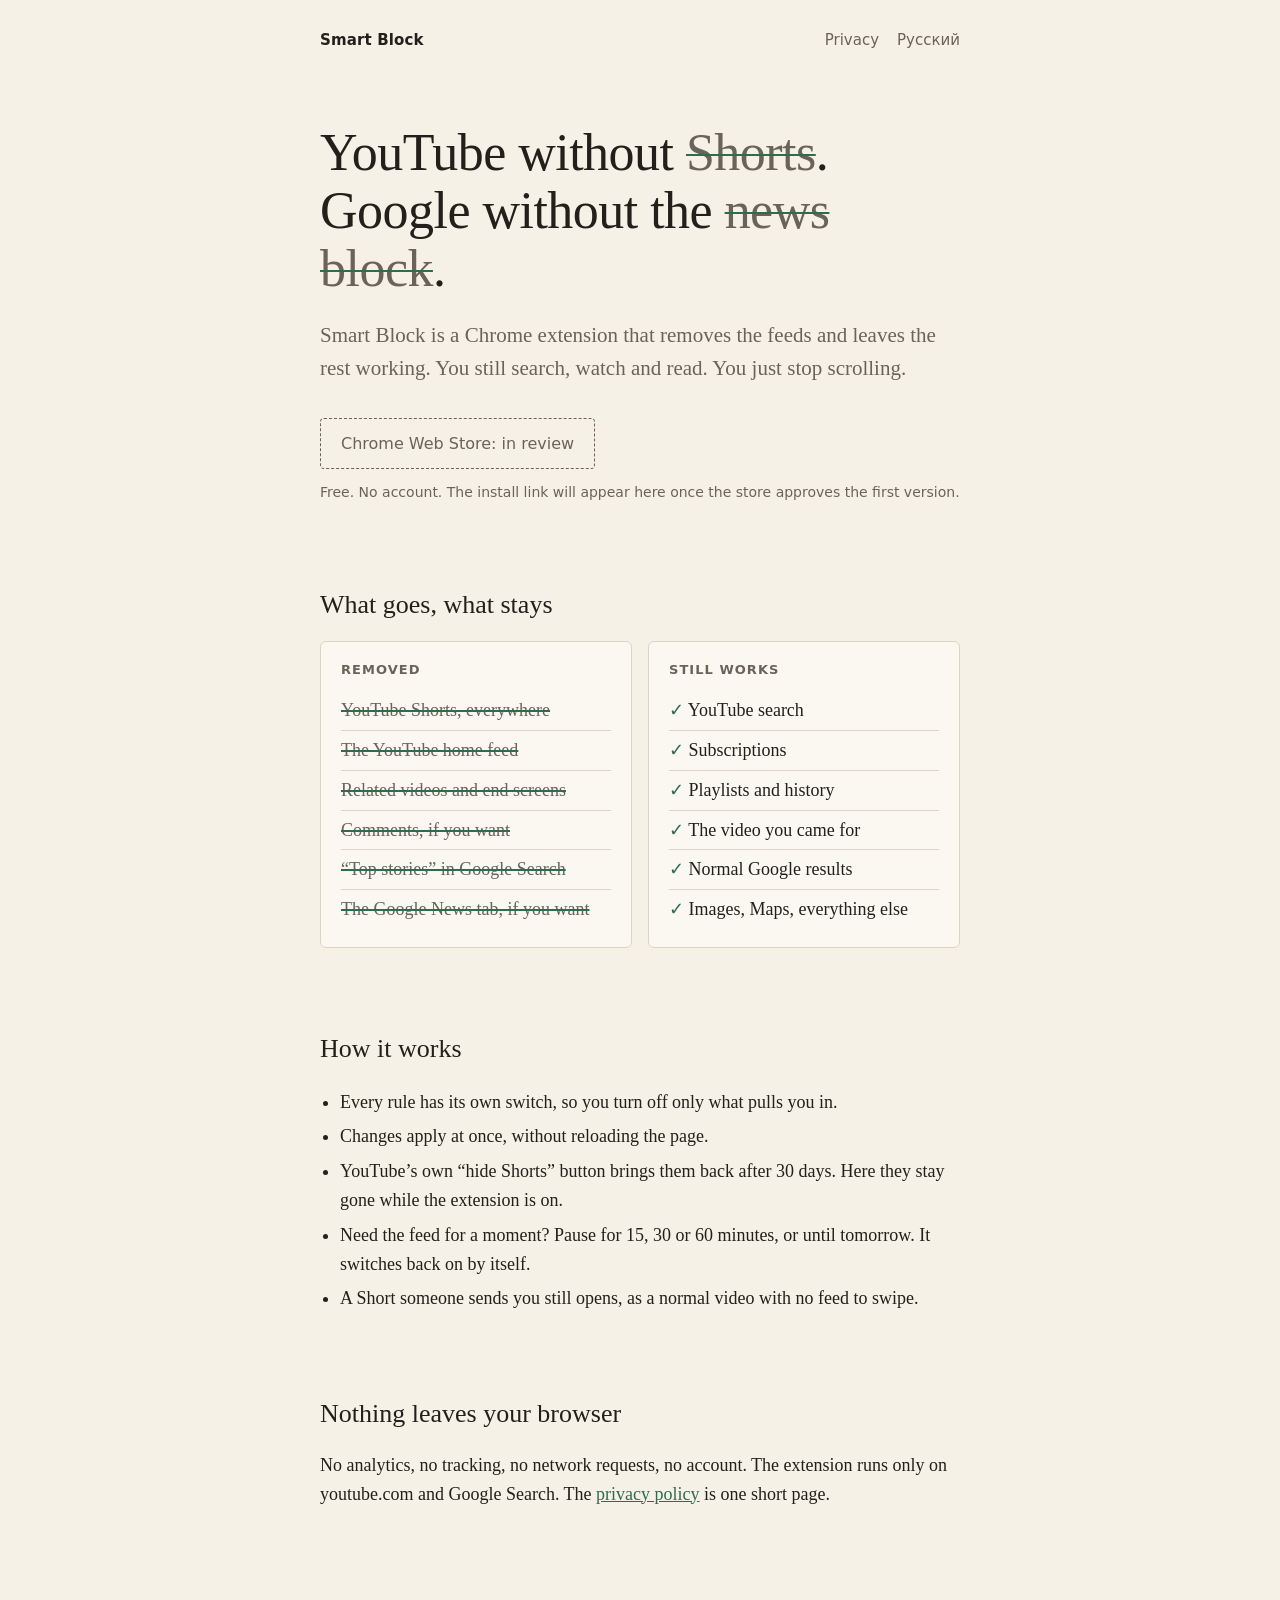
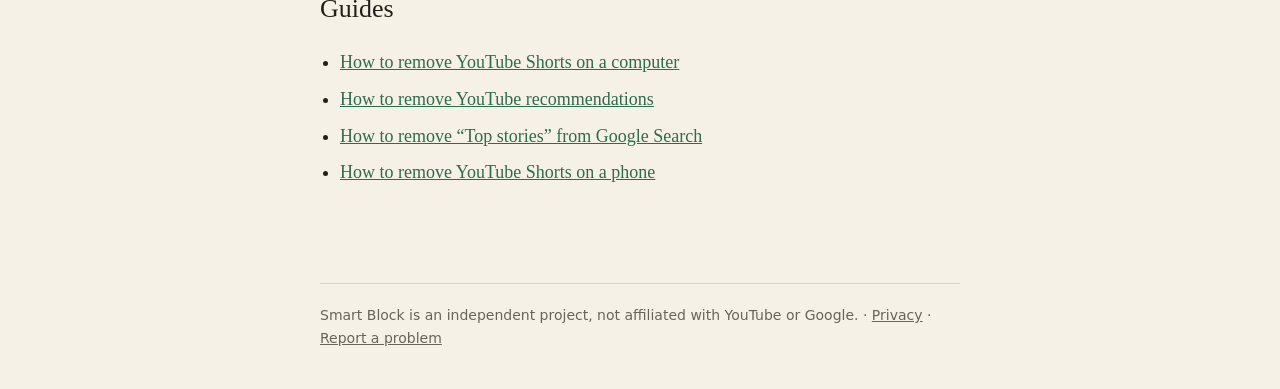
<file: index.html>
<!doctype html>
<html lang="en">
<head>
<meta charset="utf-8">
<meta name="viewport" content="width=device-width, initial-scale=1">
<title>Smart Block — remove YouTube Shorts and recommendations</title>
<meta name="description" content="A free Chrome extension that removes YouTube Shorts, recommendations and the home feed, and the Top stories block in Google Search. Search and subscriptions keep working.">
<link rel="canonical" href="https://ismoilovmk.github.io/smart-block/">
<link rel="alternate" hreflang="en" href="https://ismoilovmk.github.io/smart-block/">
<link rel="alternate" hreflang="ru" href="https://ismoilovmk.github.io/smart-block/ru/">
<link rel="stylesheet" href="style.css">
</head>
<body>
<div class="wrap">
<header class="top">
  <a class="name" href="./">Smart Block</a>
  <nav><a href="privacy.html">Privacy</a><a href="ru/" lang="ru">Русский</a></nav>
</header>
<main>
<h1>YouTube without <s>Shorts</s>.<br>Google without the <s>news block</s>.</h1>
<p class="lead">Smart Block is a Chrome extension that removes the feeds and leaves the rest working. You still search, watch and read. You just stop scrolling.</p>
<span class="cta soon">Chrome Web Store: in review</span>
<p class="note">Free. No account. The install link will appear here once the store approves the first version.</p>

<h2>What goes, what stays</h2>
<div class="cols">
  <div class="box gone"><h3>Removed</h3><ul><li>YouTube Shorts, everywhere</li><li>The YouTube home feed</li><li>Related videos and end screens</li><li>Comments, if you want</li><li>“Top stories” in Google Search</li><li>The Google News tab, if you want</li></ul></div>
  <div class="box stay"><h3>Still works</h3><ul><li>YouTube search</li><li>Subscriptions</li><li>Playlists and history</li><li>The video you came for</li><li>Normal Google results</li><li>Images, Maps, everything else</li></ul></div>
</div>

<h2>How it works</h2>
<ul class="plain"><li>Every rule has its own switch, so you turn off only what pulls you in.</li><li>Changes apply at once, without reloading the page.</li><li>YouTube’s own “hide Shorts” button brings them back after 30 days. Here they stay gone while the extension is on.</li><li>Need the feed for a moment? Pause for 15, 30 or 60 minutes, or until tomorrow. It switches back on by itself.</li><li>A Short someone sends you still opens, as a normal video with no feed to swipe.</li></ul>

<h2>Nothing leaves your browser</h2>
<p>No analytics, no tracking, no network requests, no account. The extension runs only on youtube.com and Google Search. The <a href="privacy.html">privacy policy</a> is one short page.</p>

<h2>Guides</h2>
<ul class="plain guides"><li><a href="remove-youtube-shorts.html">How to remove YouTube Shorts on a computer</a></li><li><a href="remove-youtube-recommendations.html">How to remove YouTube recommendations</a></li><li><a href="remove-top-stories-google.html">How to remove “Top stories” from Google Search</a></li><li><a href="remove-youtube-shorts-phone.html">How to remove YouTube Shorts on a phone</a></li></ul>
</main>
<footer>Smart Block is an independent project, not affiliated with YouTube or Google. · <a href="privacy.html">Privacy</a> · <a href="https://github.com/ismoilovmk/smart-block/issues">Report a problem</a></footer>
</div>
</body>
</html>
</file>
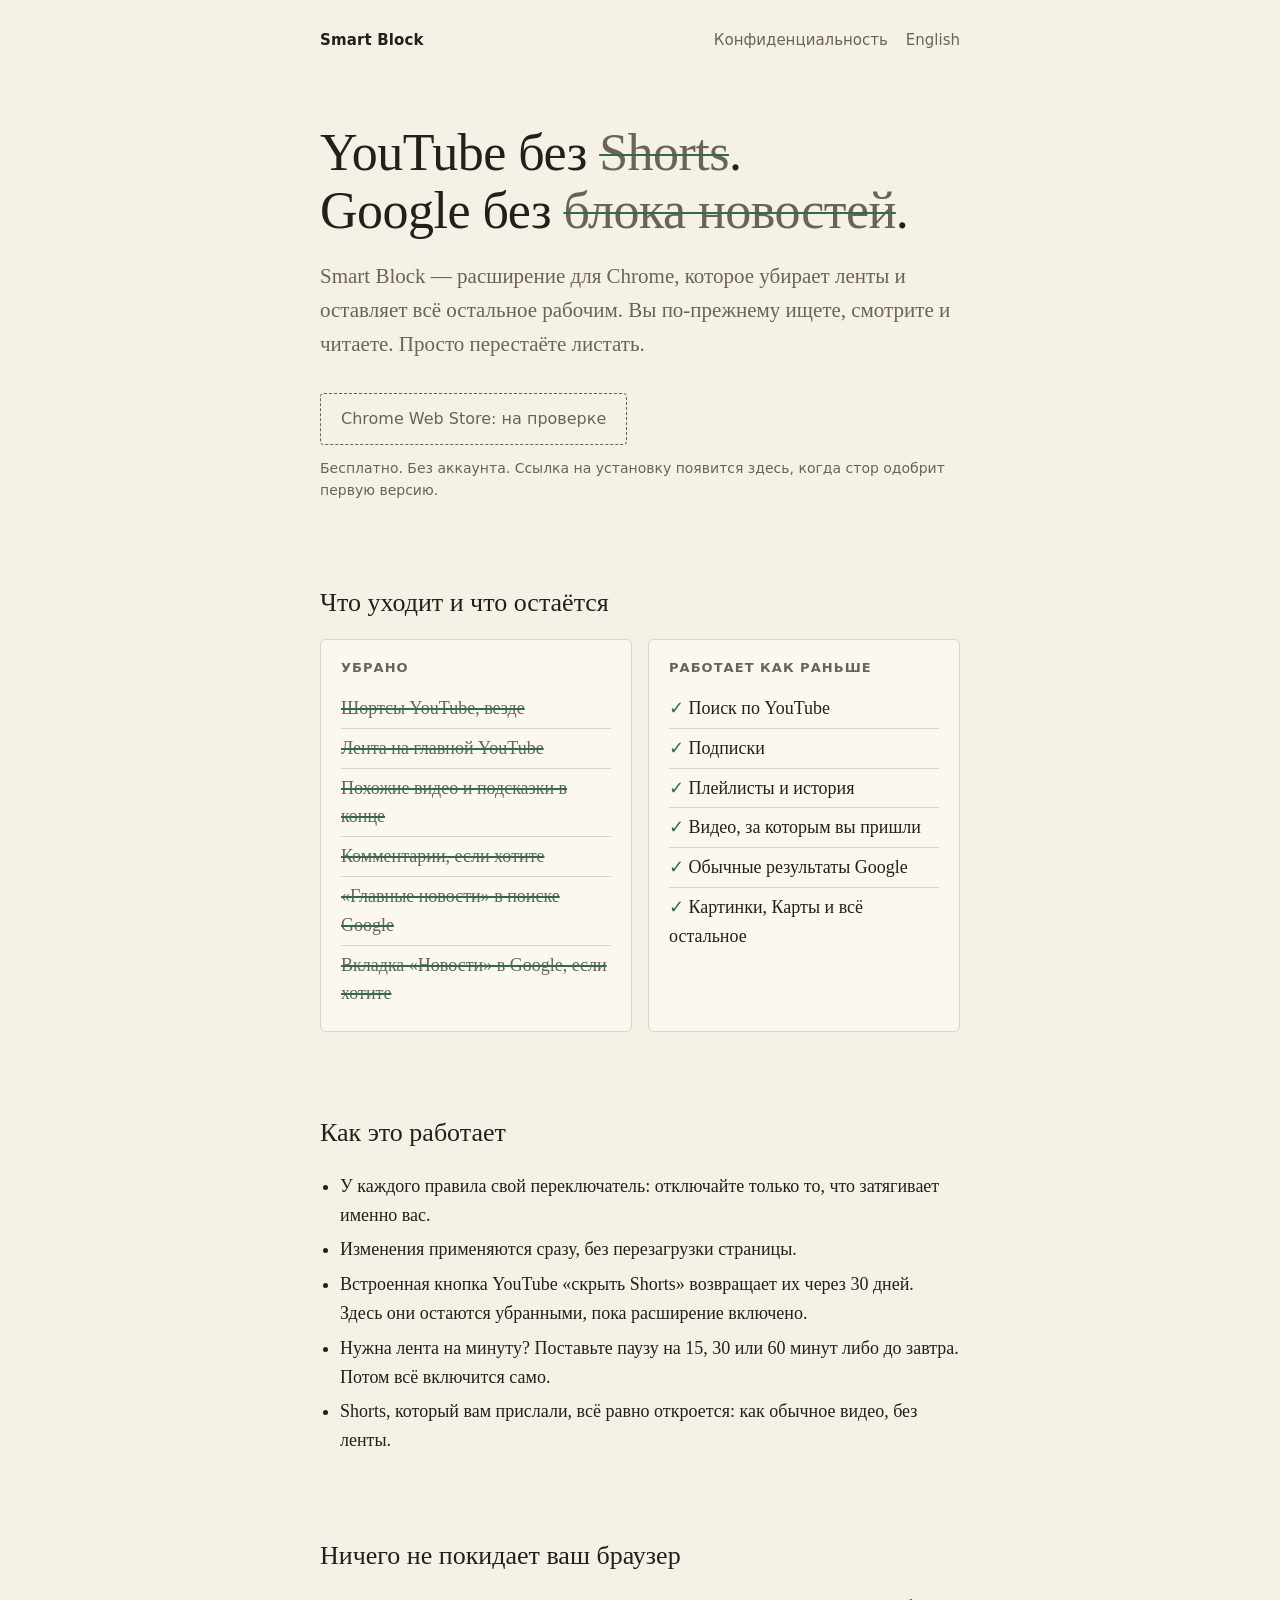
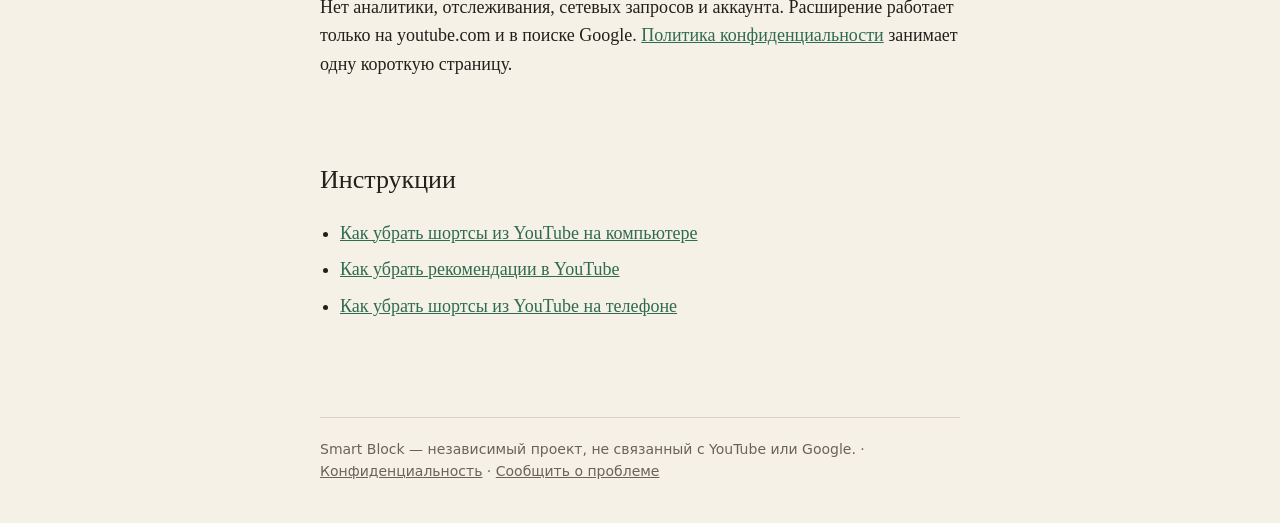
<file: ru/index.html>
<!doctype html>
<html lang="ru">
<head>
<meta charset="utf-8">
<meta name="viewport" content="width=device-width, initial-scale=1">
<title>Smart Block — убрать Shorts и рекомендации YouTube</title>
<meta name="description" content="Бесплатное расширение для Chrome: убирает шортсы, рекомендации и ленту YouTube и блок «Главные новости» в поиске Google. Поиск и подписки работают как обычно.">
<link rel="canonical" href="https://ismoilovmk.github.io/smart-block/ru/">
<link rel="alternate" hreflang="en" href="https://ismoilovmk.github.io/smart-block/">
<link rel="alternate" hreflang="ru" href="https://ismoilovmk.github.io/smart-block/ru/">
<link rel="stylesheet" href="../style.css">
</head>
<body>
<div class="wrap">
<header class="top">
  <a class="name" href="./">Smart Block</a>
  <nav><a href="privacy.html">Конфиденциальность</a><a href="../" lang="en">English</a></nav>
</header>
<main>
<h1>YouTube без <s>Shorts</s>.<br>Google без <s>блока новостей</s>.</h1>
<p class="lead">Smart Block — расширение для Chrome, которое убирает ленты и оставляет всё остальное рабочим. Вы по-прежнему ищете, смотрите и читаете. Просто перестаёте листать.</p>
<span class="cta soon">Chrome Web Store: на проверке</span>
<p class="note">Бесплатно. Без аккаунта. Ссылка на установку появится здесь, когда стор одобрит первую версию.</p>

<h2>Что уходит и что остаётся</h2>
<div class="cols">
  <div class="box gone"><h3>Убрано</h3><ul><li>Шортсы YouTube, везде</li><li>Лента на главной YouTube</li><li>Похожие видео и подсказки в конце</li><li>Комментарии, если хотите</li><li>«Главные новости» в поиске Google</li><li>Вкладка «Новости» в Google, если хотите</li></ul></div>
  <div class="box stay"><h3>Работает как раньше</h3><ul><li>Поиск по YouTube</li><li>Подписки</li><li>Плейлисты и история</li><li>Видео, за которым вы пришли</li><li>Обычные результаты Google</li><li>Картинки, Карты и всё остальное</li></ul></div>
</div>

<h2>Как это работает</h2>
<ul class="plain"><li>У каждого правила свой переключатель: отключайте только то, что затягивает именно вас.</li><li>Изменения применяются сразу, без перезагрузки страницы.</li><li>Встроенная кнопка YouTube «скрыть Shorts» возвращает их через 30 дней. Здесь они остаются убранными, пока расширение включено.</li><li>Нужна лента на минуту? Поставьте паузу на 15, 30 или 60 минут либо до завтра. Потом всё включится само.</li><li>Shorts, который вам прислали, всё равно откроется: как обычное видео, без ленты.</li></ul>

<h2>Ничего не покидает ваш браузер</h2>
<p>Нет аналитики, отслеживания, сетевых запросов и аккаунта. Расширение работает только на youtube.com и в поиске Google. <a href="privacy.html">Политика конфиденциальности</a> занимает одну короткую страницу.</p>

<h2>Инструкции</h2>
<ul class="plain guides"><li><a href="ubrat-shorts-youtube.html">Как убрать шортсы из YouTube на компьютере</a></li><li><a href="ubrat-rekomendacii-youtube.html">Как убрать рекомендации в YouTube</a></li><li><a href="ubrat-shorts-na-telefone.html">Как убрать шортсы из YouTube на телефоне</a></li></ul>
</main>
<footer>Smart Block — независимый проект, не связанный с YouTube или Google. · <a href="privacy.html">Конфиденциальность</a> · <a href="https://github.com/ismoilovmk/smart-block/issues">Сообщить о проблеме</a></footer>
</div>
</body>
</html>
</file>
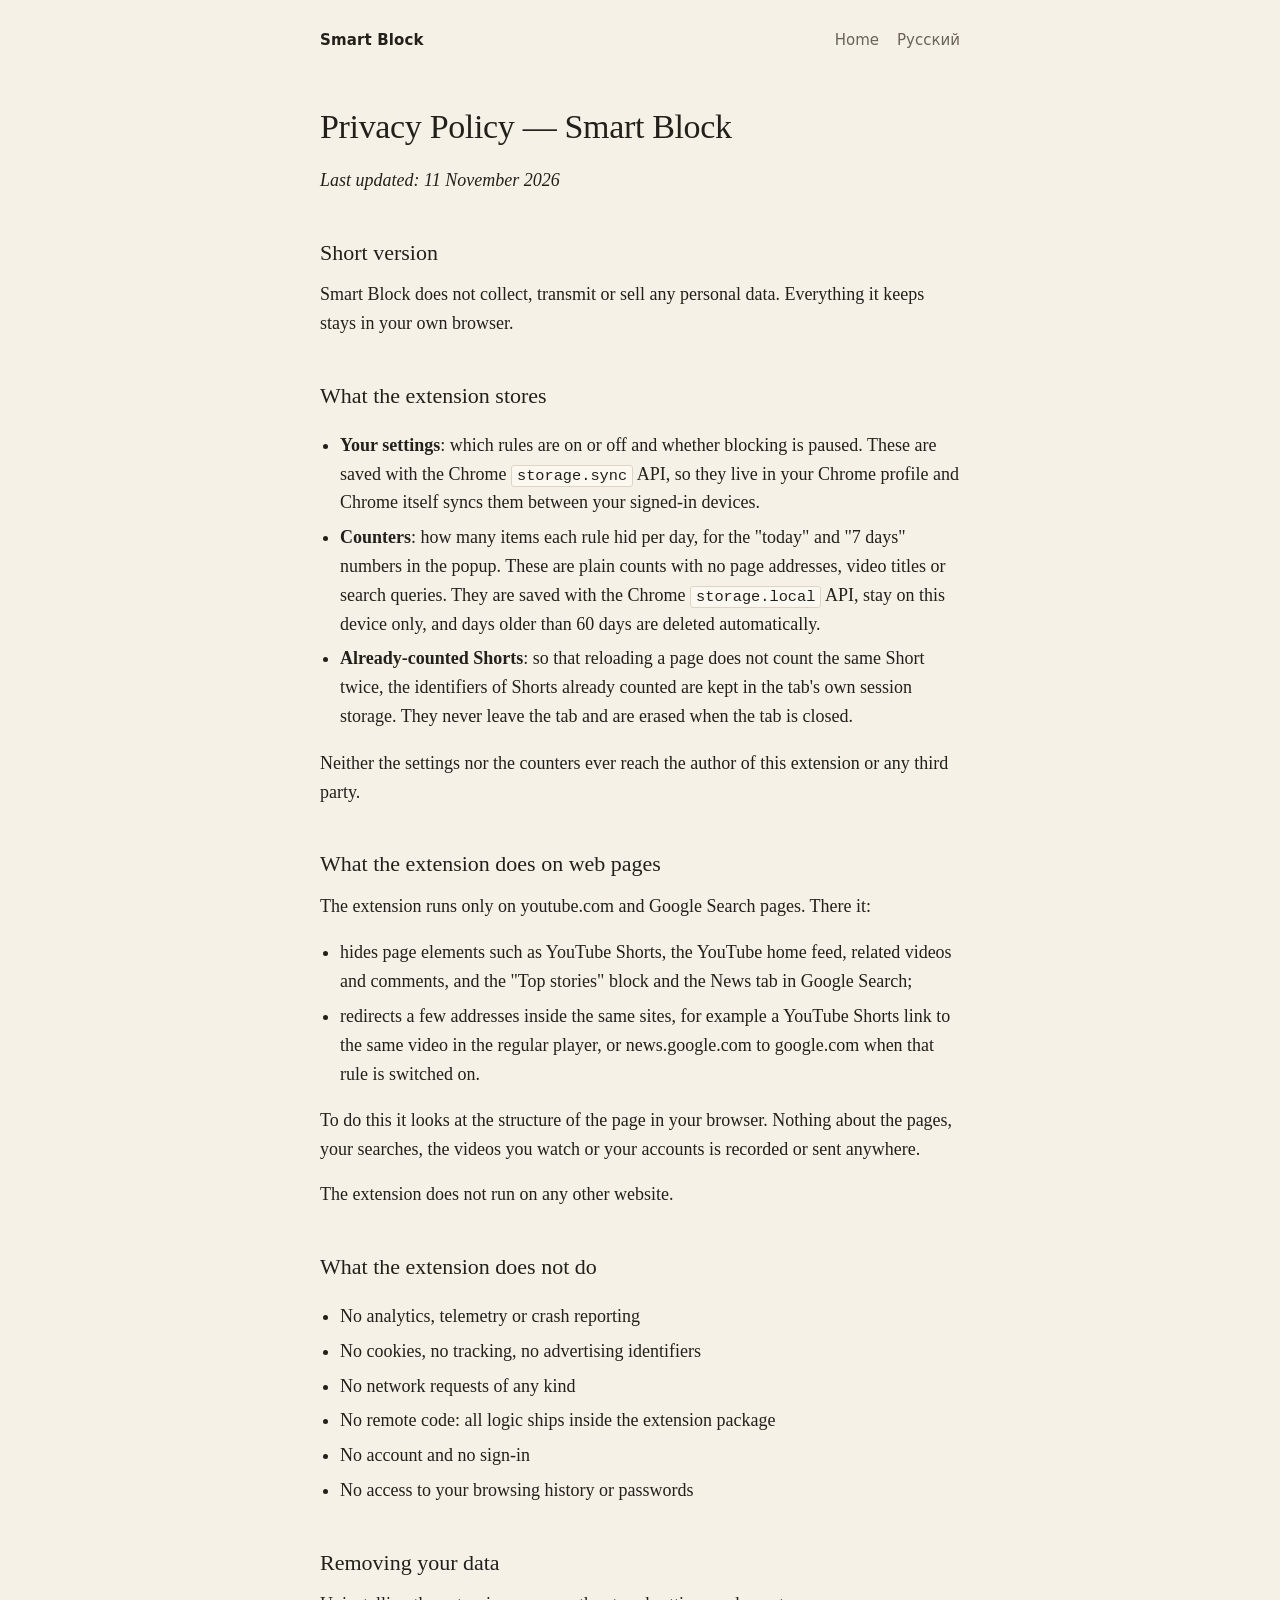
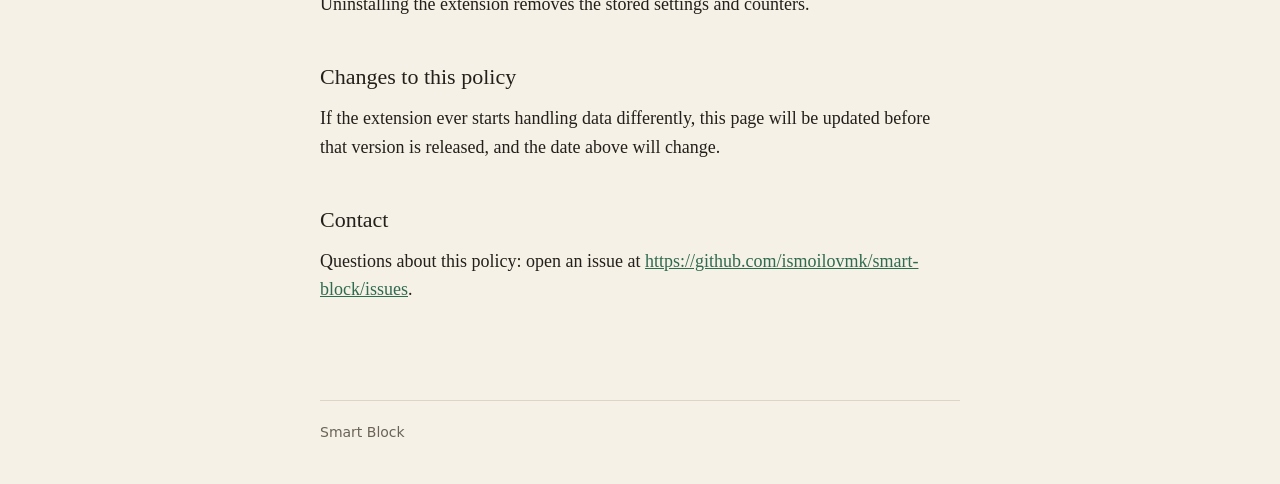
<file: privacy.html>
<!doctype html>
<html lang="en">
<head>
<meta charset="utf-8">
<meta name="viewport" content="width=device-width, initial-scale=1">
<title>Privacy Policy — Smart Block</title>
<link rel="canonical" href="https://ismoilovmk.github.io/smart-block/privacy.html">
<link rel="alternate" hreflang="en" href="https://ismoilovmk.github.io/smart-block/privacy.html">
<link rel="alternate" hreflang="ru" href="https://ismoilovmk.github.io/smart-block/ru/privacy.html">
<link rel="stylesheet" href="style.css">
</head>
<body>
<div class="wrap">
<header class="top">
  <a class="name" href="./">Smart Block</a>
  <nav><a href="./">Home</a><a href="ru/privacy.html" lang="ru">Русский</a></nav>
</header>
<article>
<h1>Privacy Policy — Smart Block</h1>
<p><em>Last updated: 11 November 2026</em></p>
<h2>Short version</h2>
<p>Smart Block does not collect, transmit or sell any personal data. Everything it keeps stays in your own browser.</p>
<h2>What the extension stores</h2>
<ul class="plain"><li><strong>Your settings</strong>: which rules are on or off and whether blocking is paused. These are saved with the Chrome <code>storage.sync</code> API, so they live in your Chrome profile and Chrome itself syncs them between your signed-in devices.</li><li><strong>Counters</strong>: how many items each rule hid per day, for the "today" and "7 days" numbers in the popup. These are plain counts with no page addresses, video titles or search queries. They are saved with the Chrome <code>storage.local</code> API, stay on this device only, and days older than 60 days are deleted automatically.</li><li><strong>Already-counted Shorts</strong>: so that reloading a page does not count the same Short twice, the identifiers of Shorts already counted are kept in the tab's own session storage. They never leave the tab and are erased when the tab is closed.</li></ul>
<p>Neither the settings nor the counters ever reach the author of this extension or any third party.</p>
<h2>What the extension does on web pages</h2>
<p>The extension runs only on youtube.com and Google Search pages. There it:</p>
<ul class="plain"><li>hides page elements such as YouTube Shorts, the YouTube home feed, related videos and comments, and the "Top stories" block and the News tab in Google Search;</li><li>redirects a few addresses inside the same sites, for example a YouTube Shorts link to the same video in the regular player, or news.google.com to google.com when that rule is switched on.</li></ul>
<p>To do this it looks at the structure of the page in your browser. Nothing about the pages, your searches, the videos you watch or your accounts is recorded or sent anywhere.</p>
<p>The extension does not run on any other website.</p>
<h2>What the extension does not do</h2>
<ul class="plain"><li>No analytics, telemetry or crash reporting</li><li>No cookies, no tracking, no advertising identifiers</li><li>No network requests of any kind</li><li>No remote code: all logic ships inside the extension package</li><li>No account and no sign-in</li><li>No access to your browsing history or passwords</li></ul>
<h2>Removing your data</h2>
<p>Uninstalling the extension removes the stored settings and counters.</p>
<h2>Changes to this policy</h2>
<p>If the extension ever starts handling data differently, this page will be updated before that version is released, and the date above will change.</p>
<h2>Contact</h2>
<p>Questions about this policy: open an issue at <a href="https://github.com/ismoilovmk/smart-block/issues">https://github.com/ismoilovmk/smart-block/issues</a>.</p>
</article>
<footer>Smart Block</footer>
</div>
</body>
</html>
</file>
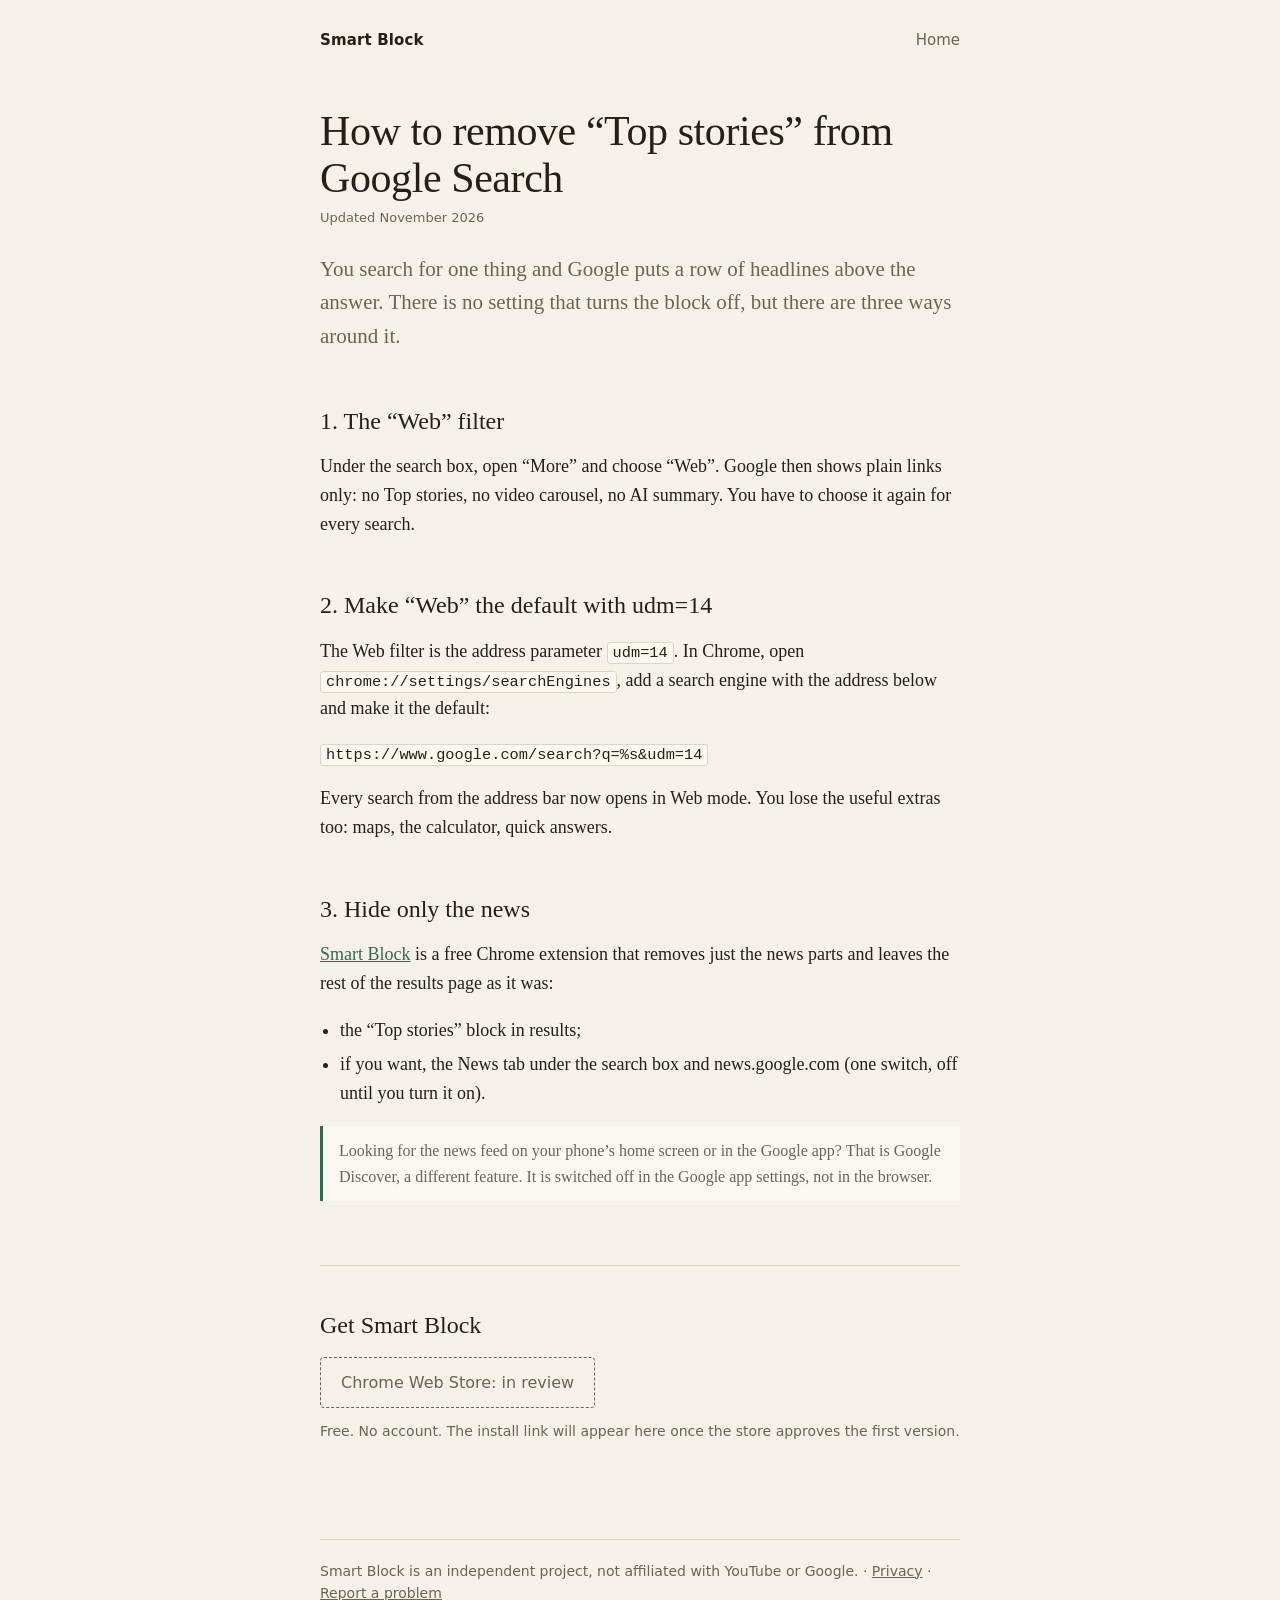
<file: remove-top-stories-google.html>
<!doctype html>
<html lang="en">
<head>
<meta charset="utf-8">
<meta name="viewport" content="width=device-width, initial-scale=1">
<title>How to remove Top stories and news from Google Search results</title>
<meta name="description" content="Google has no switch for Top stories. What works: the Web filter, the udm=14 trick, and a free Chrome extension that hides the news block.">
<link rel="canonical" href="https://ismoilovmk.github.io/smart-block/remove-top-stories-google.html">
<link rel="stylesheet" href="style.css">
</head>
<body>
<div class="wrap">
<header class="top">
  <a class="name" href="./">Smart Block</a>
  <nav><a href="./">Home</a></nav>
</header>
<article class="guide">
<h1>How to remove “Top stories” from Google Search</h1>
<p class="updated">Updated November 2026</p>
<p class="lead">You search for one thing and Google puts a row of headlines above the answer. There is no setting that turns the block off, but there are three ways around it.</p>
<h2>1. The “Web” filter</h2>
<p>Under the search box, open “More” and choose “Web”. Google then shows plain links only: no Top stories, no video carousel, no AI summary. You have to choose it again for every search.</p>
<h2>2. Make “Web” the default with udm=14</h2>
<p>The Web filter is the address parameter <code>udm=14</code>. In Chrome, open <code>chrome://settings/searchEngines</code>, add a search engine with the address below and make it the default:</p>
<p><code>https://www.google.com/search?q=%s&amp;udm=14</code></p>
<p>Every search from the address bar now opens in Web mode. You lose the useful extras too: maps, the calculator, quick answers.</p>
<h2>3. Hide only the news</h2>
<p><a href="./">Smart Block</a> is a free Chrome extension that removes just the news parts and leaves the rest of the results page as it was:</p>
<ul class="plain"><li>the “Top stories” block in results;</li><li>if you want, the News tab under the search box and news.google.com (one switch, off until you turn it on).</li></ul>
<p class="callout">Looking for the news feed on your phone’s home screen or in the Google app? That is Google Discover, a different feature. It is switched off in the Google app settings, not in the browser.</p>
<div class="getit">
<h2>Get Smart Block</h2>
<span class="cta soon">Chrome Web Store: in review</span>
<p class="note">Free. No account. The install link will appear here once the store approves the first version.</p>
</div>
</article>
<footer>Smart Block is an independent project, not affiliated with YouTube or Google. · <a href="privacy.html">Privacy</a> · <a href="https://github.com/ismoilovmk/smart-block/issues">Report a problem</a></footer>
</div>
</body>
</html>
</file>
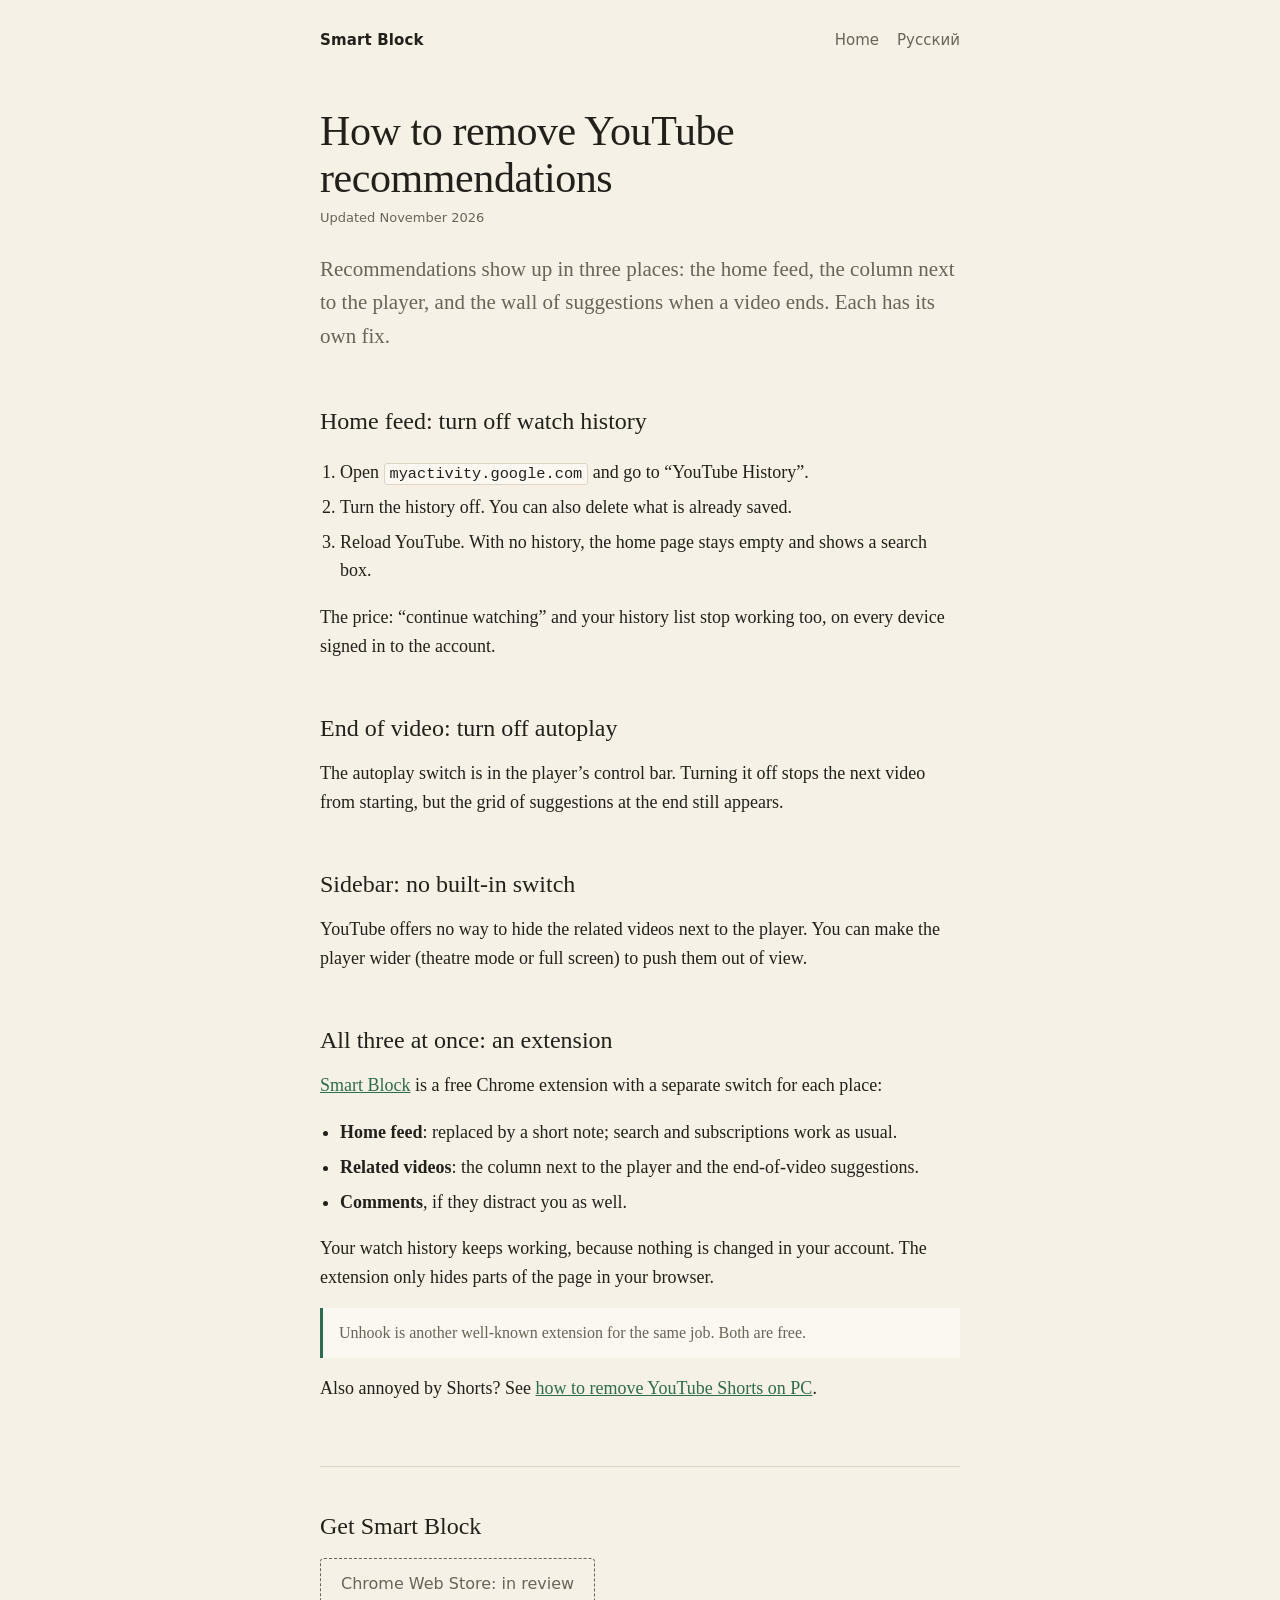
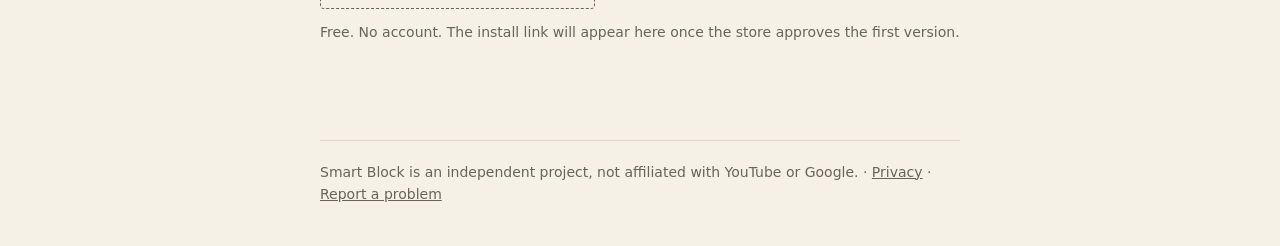
<file: remove-youtube-recommendations.html>
<!doctype html>
<html lang="en">
<head>
<meta charset="utf-8">
<meta name="viewport" content="width=device-width, initial-scale=1">
<title>How to remove YouTube recommendations (home feed, sidebar, end screen)</title>
<meta name="description" content="How to remove YouTube recommendations on the home page, next to the player and at the end of a video: history settings, autoplay, a free extension.">
<link rel="canonical" href="https://ismoilovmk.github.io/smart-block/remove-youtube-recommendations.html">
<link rel="alternate" hreflang="en" href="https://ismoilovmk.github.io/smart-block/remove-youtube-recommendations.html">
<link rel="alternate" hreflang="ru" href="https://ismoilovmk.github.io/smart-block/ru/ubrat-rekomendacii-youtube.html">
<link rel="stylesheet" href="style.css">
</head>
<body>
<div class="wrap">
<header class="top">
  <a class="name" href="./">Smart Block</a>
  <nav><a href="./">Home</a><a href="ru/ubrat-rekomendacii-youtube.html" lang="ru">Русский</a></nav>
</header>
<article class="guide">
<h1>How to remove YouTube recommendations</h1>
<p class="updated">Updated November 2026</p>
<p class="lead">Recommendations show up in three places: the home feed, the column next to the player, and the wall of suggestions when a video ends. Each has its own fix.</p>
<h2>Home feed: turn off watch history</h2>
<ol class="plain"><li>Open <code>myactivity.google.com</code> and go to “YouTube History”.</li><li>Turn the history off. You can also delete what is already saved.</li><li>Reload YouTube. With no history, the home page stays empty and shows a search box.</li></ol>
<p>The price: “continue watching” and your history list stop working too, on every device signed in to the account.</p>
<h2>End of video: turn off autoplay</h2>
<p>The autoplay switch is in the player’s control bar. Turning it off stops the next video from starting, but the grid of suggestions at the end still appears.</p>
<h2>Sidebar: no built-in switch</h2>
<p>YouTube offers no way to hide the related videos next to the player. You can make the player wider (theatre mode or full screen) to push them out of view.</p>
<h2>All three at once: an extension</h2>
<p><a href="./">Smart Block</a> is a free Chrome extension with a separate switch for each place:</p>
<ul class="plain"><li><strong>Home feed</strong>: replaced by a short note; search and subscriptions work as usual.</li><li><strong>Related videos</strong>: the column next to the player and the end-of-video suggestions.</li><li><strong>Comments</strong>, if they distract you as well.</li></ul>
<p>Your watch history keeps working, because nothing is changed in your account. The extension only hides parts of the page in your browser.</p>
<p class="callout">Unhook is another well-known extension for the same job. Both are free.</p>
<p>Also annoyed by Shorts? See <a href="remove-youtube-shorts.html">how to remove YouTube Shorts on PC</a>.</p>
<div class="getit">
<h2>Get Smart Block</h2>
<span class="cta soon">Chrome Web Store: in review</span>
<p class="note">Free. No account. The install link will appear here once the store approves the first version.</p>
</div>
</article>
<footer>Smart Block is an independent project, not affiliated with YouTube or Google. · <a href="privacy.html">Privacy</a> · <a href="https://github.com/ismoilovmk/smart-block/issues">Report a problem</a></footer>
</div>
</body>
</html>
</file>
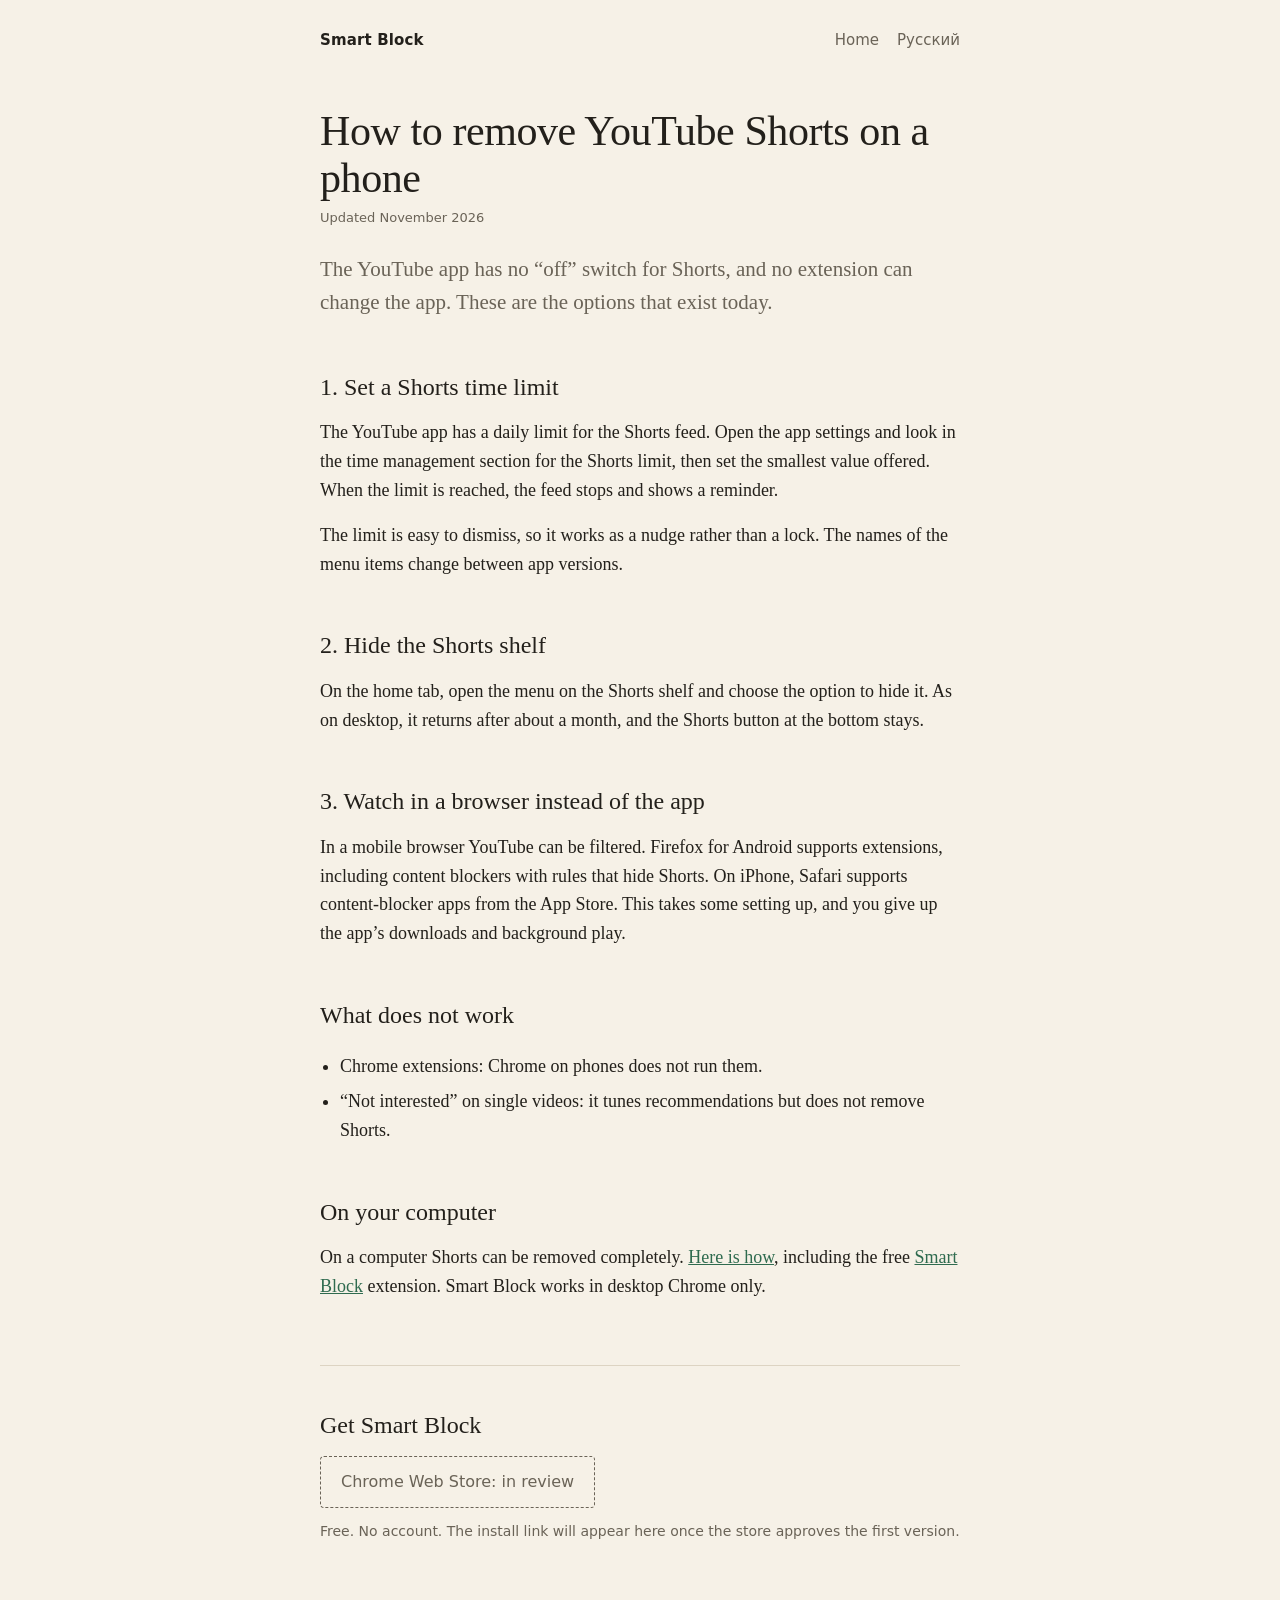
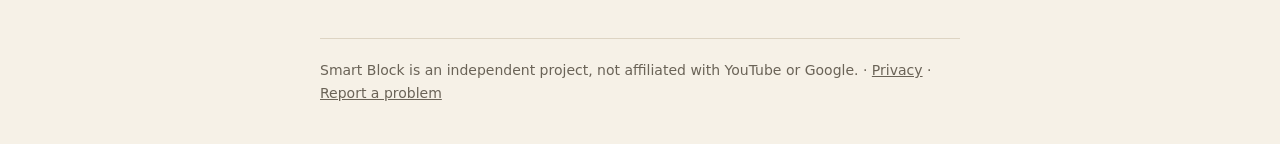
<file: remove-youtube-shorts-phone.html>
<!doctype html>
<html lang="en">
<head>
<meta charset="utf-8">
<meta name="viewport" content="width=device-width, initial-scale=1">
<title>How to remove YouTube Shorts on iPhone and Android</title>
<meta name="description" content="What works for removing YouTube Shorts in the phone app: the Shorts time limit, the hide button, watching in a browser. And what does not.">
<link rel="canonical" href="https://ismoilovmk.github.io/smart-block/remove-youtube-shorts-phone.html">
<link rel="alternate" hreflang="en" href="https://ismoilovmk.github.io/smart-block/remove-youtube-shorts-phone.html">
<link rel="alternate" hreflang="ru" href="https://ismoilovmk.github.io/smart-block/ru/ubrat-shorts-na-telefone.html">
<link rel="stylesheet" href="style.css">
</head>
<body>
<div class="wrap">
<header class="top">
  <a class="name" href="./">Smart Block</a>
  <nav><a href="./">Home</a><a href="ru/ubrat-shorts-na-telefone.html" lang="ru">Русский</a></nav>
</header>
<article class="guide">
<h1>How to remove YouTube Shorts on a phone</h1>
<p class="updated">Updated November 2026</p>
<p class="lead">The YouTube app has no “off” switch for Shorts, and no extension can change the app. These are the options that exist today.</p>
<h2>1. Set a Shorts time limit</h2>
<p>The YouTube app has a daily limit for the Shorts feed. Open the app settings and look in the time management section for the Shorts limit, then set the smallest value offered. When the limit is reached, the feed stops and shows a reminder.</p>
<p>The limit is easy to dismiss, so it works as a nudge rather than a lock. The names of the menu items change between app versions.</p>
<h2>2. Hide the Shorts shelf</h2>
<p>On the home tab, open the menu on the Shorts shelf and choose the option to hide it. As on desktop, it returns after about a month, and the Shorts button at the bottom stays.</p>
<h2>3. Watch in a browser instead of the app</h2>
<p>In a mobile browser YouTube can be filtered. Firefox for Android supports extensions, including content blockers with rules that hide Shorts. On iPhone, Safari supports content-blocker apps from the App Store. This takes some setting up, and you give up the app’s downloads and background play.</p>
<h2>What does not work</h2>
<ul class="plain"><li>Chrome extensions: Chrome on phones does not run them.</li><li>“Not interested” on single videos: it tunes recommendations but does not remove Shorts.</li></ul>
<h2>On your computer</h2>
<p>On a computer Shorts can be removed completely. <a href="remove-youtube-shorts.html">Here is how</a>, including the free <a href="./">Smart Block</a> extension. Smart Block works in desktop Chrome only.</p>
<div class="getit">
<h2>Get Smart Block</h2>
<span class="cta soon">Chrome Web Store: in review</span>
<p class="note">Free. No account. The install link will appear here once the store approves the first version.</p>
</div>
</article>
<footer>Smart Block is an independent project, not affiliated with YouTube or Google. · <a href="privacy.html">Privacy</a> · <a href="https://github.com/ismoilovmk/smart-block/issues">Report a problem</a></footer>
</div>
</body>
</html>
</file>
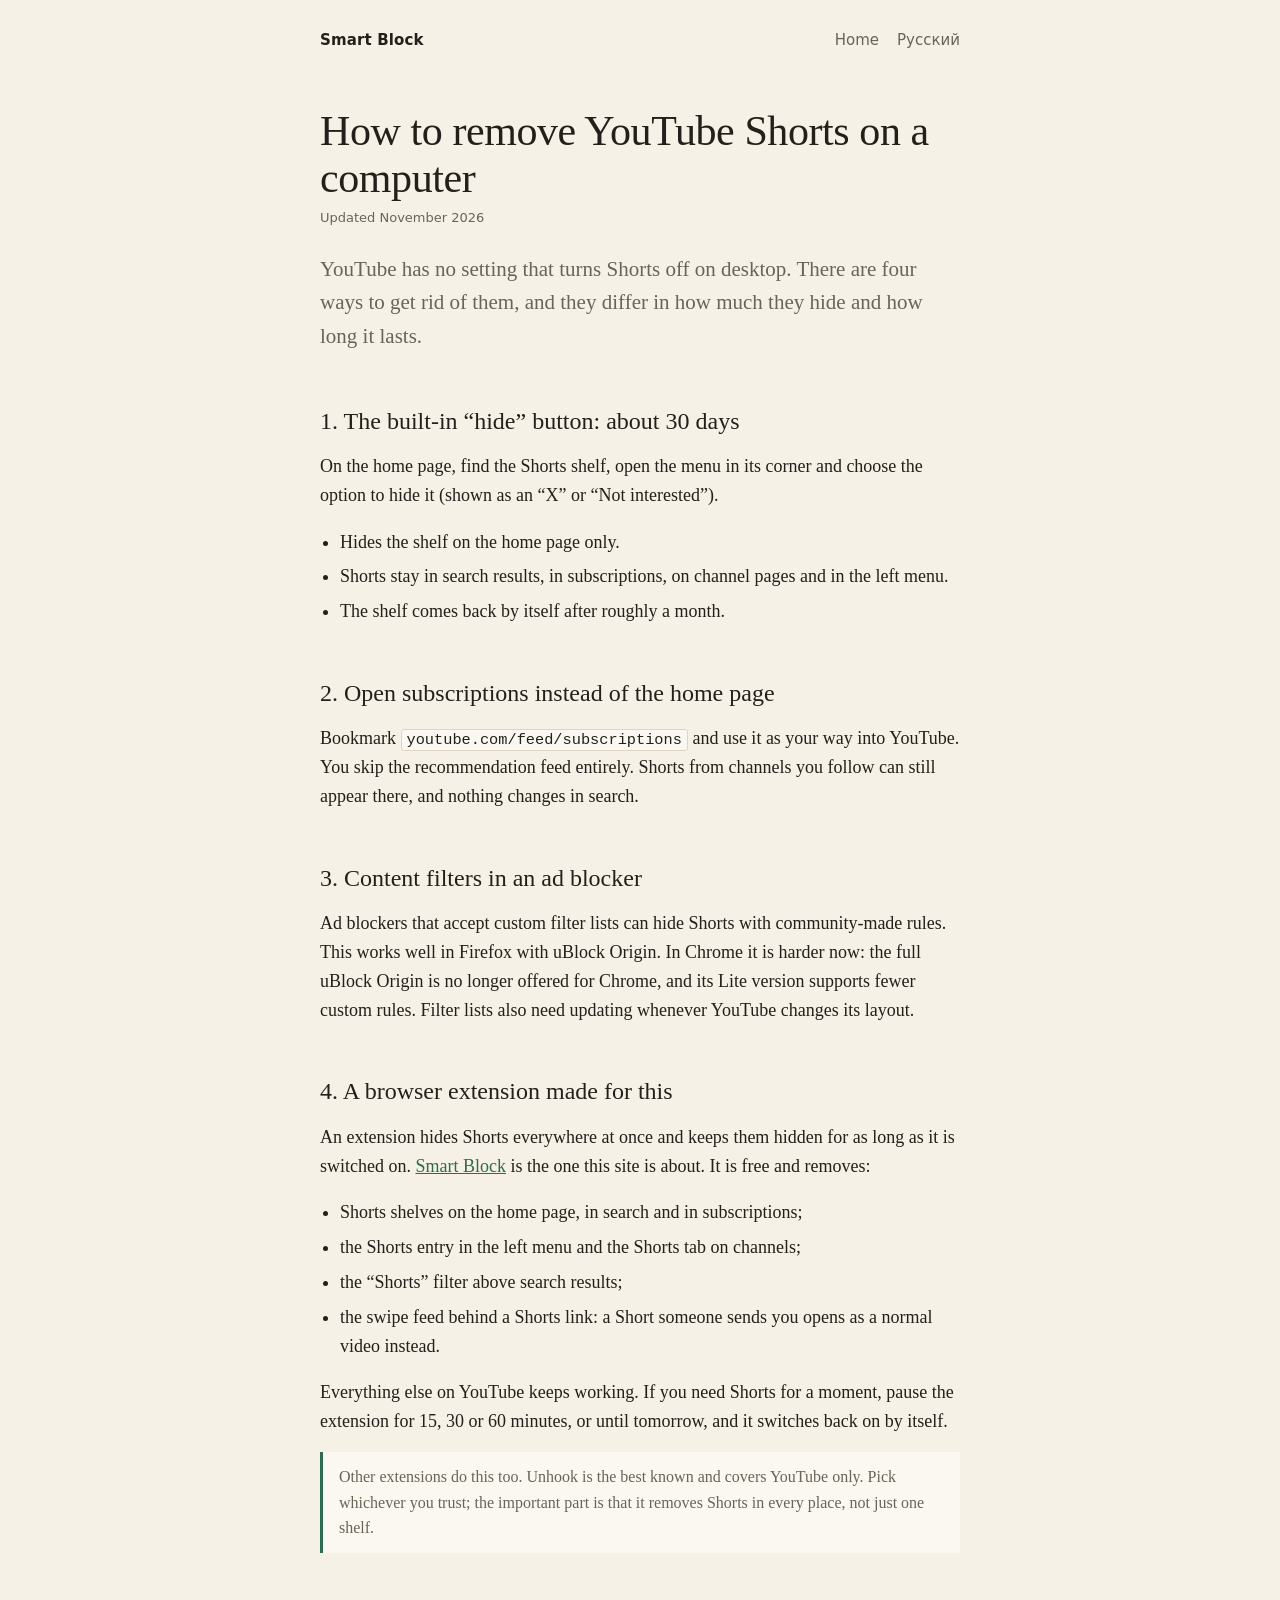
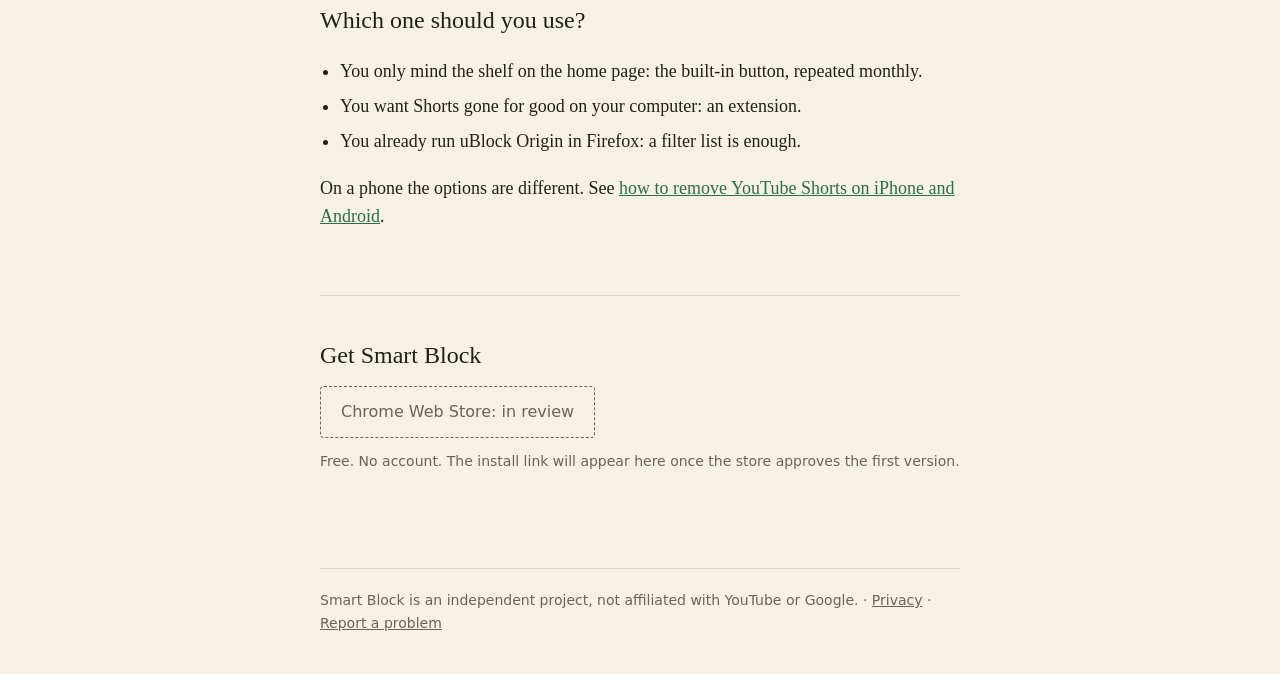
<file: remove-youtube-shorts.html>
<!doctype html>
<html lang="en">
<head>
<meta charset="utf-8">
<meta name="viewport" content="width=device-width, initial-scale=1">
<title>How to remove YouTube Shorts on PC (and keep them gone)</title>
<meta name="description" content="Four ways to remove YouTube Shorts on a computer: the built-in button, a bookmark, content filters and a free Chrome extension. How long each one lasts.">
<link rel="canonical" href="https://ismoilovmk.github.io/smart-block/remove-youtube-shorts.html">
<link rel="alternate" hreflang="en" href="https://ismoilovmk.github.io/smart-block/remove-youtube-shorts.html">
<link rel="alternate" hreflang="ru" href="https://ismoilovmk.github.io/smart-block/ru/ubrat-shorts-youtube.html">
<link rel="stylesheet" href="style.css">
</head>
<body>
<div class="wrap">
<header class="top">
  <a class="name" href="./">Smart Block</a>
  <nav><a href="./">Home</a><a href="ru/ubrat-shorts-youtube.html" lang="ru">Русский</a></nav>
</header>
<article class="guide">
<h1>How to remove YouTube Shorts on a computer</h1>
<p class="updated">Updated November 2026</p>
<p class="lead">YouTube has no setting that turns Shorts off on desktop. There are four ways to get rid of them, and they differ in how much they hide and how long it lasts.</p>
<h2>1. The built-in “hide” button: about 30 days</h2>
<p>On the home page, find the Shorts shelf, open the menu in its corner and choose the option to hide it (shown as an “X” or “Not interested”).</p>
<ul class="plain"><li>Hides the shelf on the home page only.</li><li>Shorts stay in search results, in subscriptions, on channel pages and in the left menu.</li><li>The shelf comes back by itself after roughly a month.</li></ul>
<h2>2. Open subscriptions instead of the home page</h2>
<p>Bookmark <code>youtube.com/feed/subscriptions</code> and use it as your way into YouTube. You skip the recommendation feed entirely. Shorts from channels you follow can still appear there, and nothing changes in search.</p>
<h2>3. Content filters in an ad blocker</h2>
<p>Ad blockers that accept custom filter lists can hide Shorts with community-made rules. This works well in Firefox with uBlock Origin. In Chrome it is harder now: the full uBlock Origin is no longer offered for Chrome, and its Lite version supports fewer custom rules. Filter lists also need updating whenever YouTube changes its layout.</p>
<h2>4. A browser extension made for this</h2>
<p>An extension hides Shorts everywhere at once and keeps them hidden for as long as it is switched on. <a href="./">Smart Block</a> is the one this site is about. It is free and removes:</p>
<ul class="plain"><li>Shorts shelves on the home page, in search and in subscriptions;</li><li>the Shorts entry in the left menu and the Shorts tab on channels;</li><li>the “Shorts” filter above search results;</li><li>the swipe feed behind a Shorts link: a Short someone sends you opens as a normal video instead.</li></ul>
<p>Everything else on YouTube keeps working. If you need Shorts for a moment, pause the extension for 15, 30 or 60 minutes, or until tomorrow, and it switches back on by itself.</p>
<p class="callout">Other extensions do this too. Unhook is the best known and covers YouTube only. Pick whichever you trust; the important part is that it removes Shorts in every place, not just one shelf.</p>
<h2>Which one should you use?</h2>
<ul class="plain"><li>You only mind the shelf on the home page: the built-in button, repeated monthly.</li><li>You want Shorts gone for good on your computer: an extension.</li><li>You already run uBlock Origin in Firefox: a filter list is enough.</li></ul>
<p>On a phone the options are different. See <a href="remove-youtube-shorts-phone.html">how to remove YouTube Shorts on iPhone and Android</a>.</p>
<div class="getit">
<h2>Get Smart Block</h2>
<span class="cta soon">Chrome Web Store: in review</span>
<p class="note">Free. No account. The install link will appear here once the store approves the first version.</p>
</div>
</article>
<footer>Smart Block is an independent project, not affiliated with YouTube or Google. · <a href="privacy.html">Privacy</a> · <a href="https://github.com/ismoilovmk/smart-block/issues">Report a problem</a></footer>
</div>
</body>
</html>
</file>
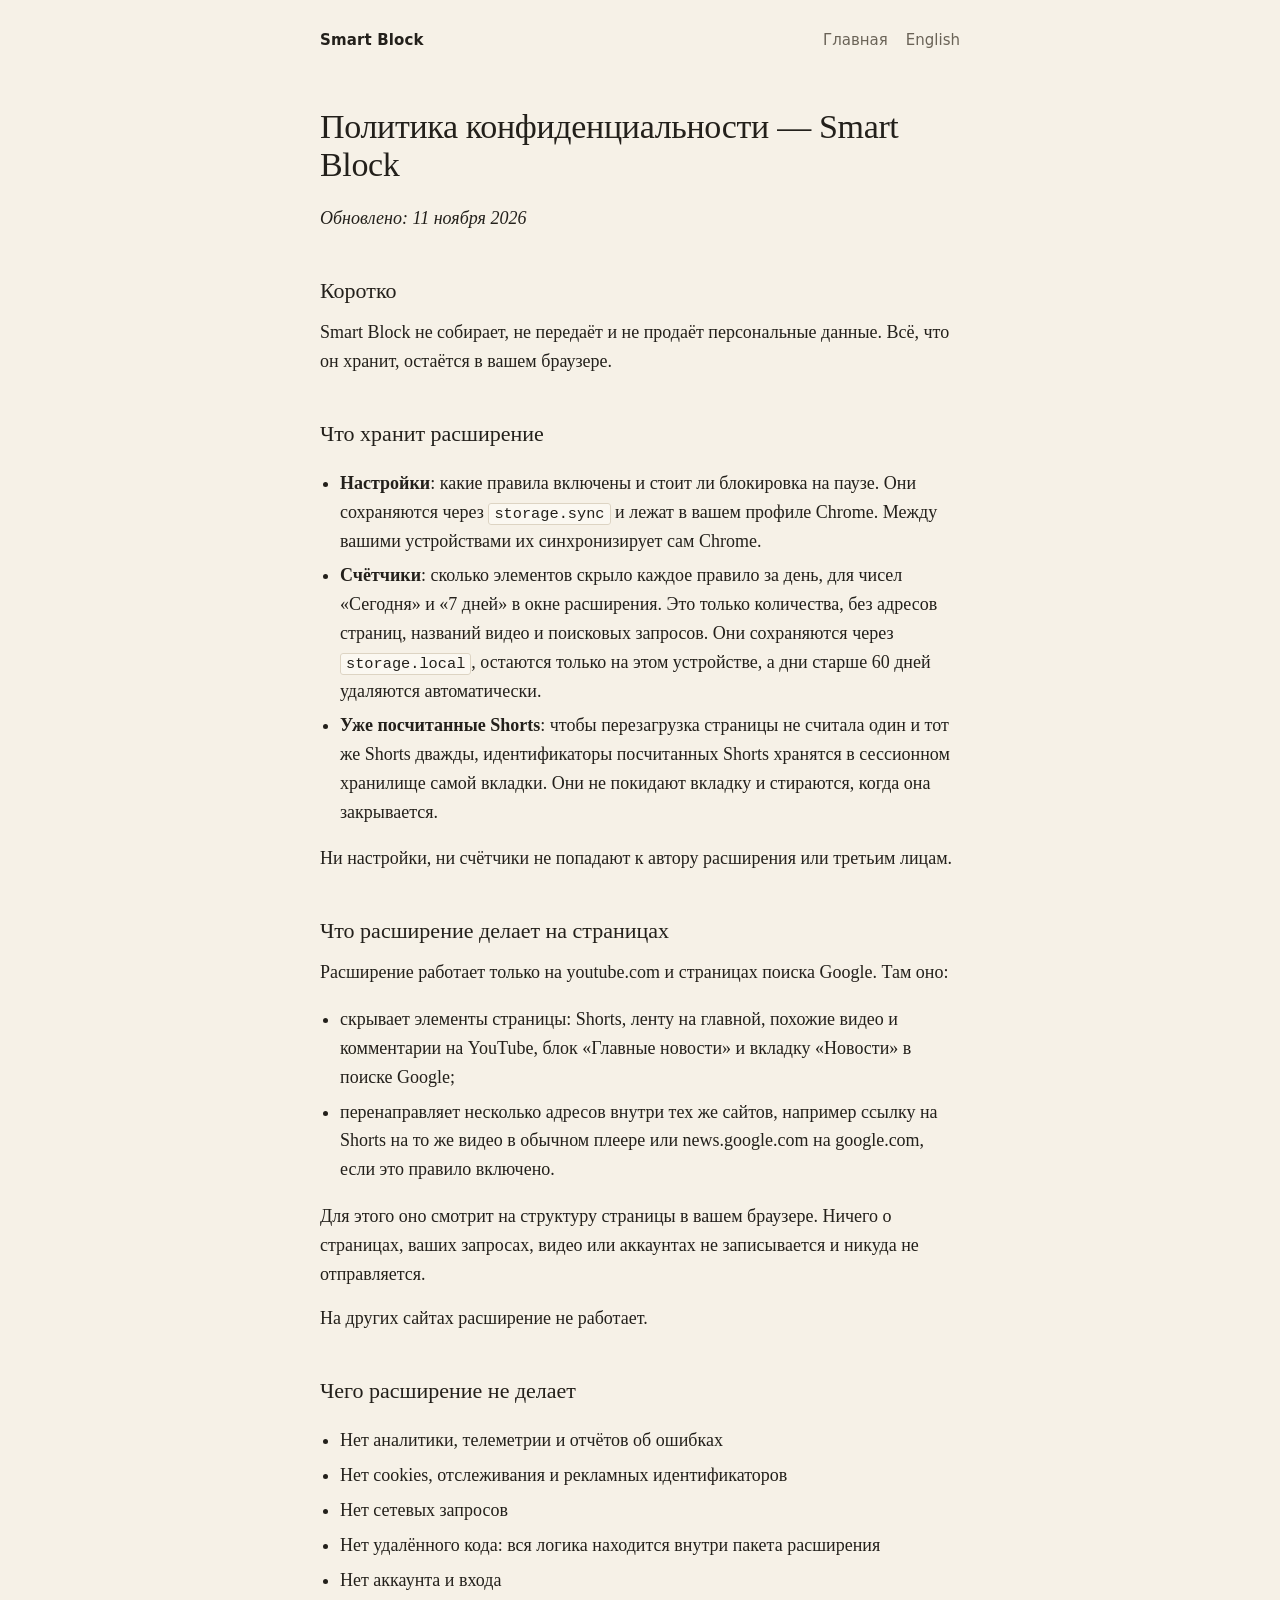
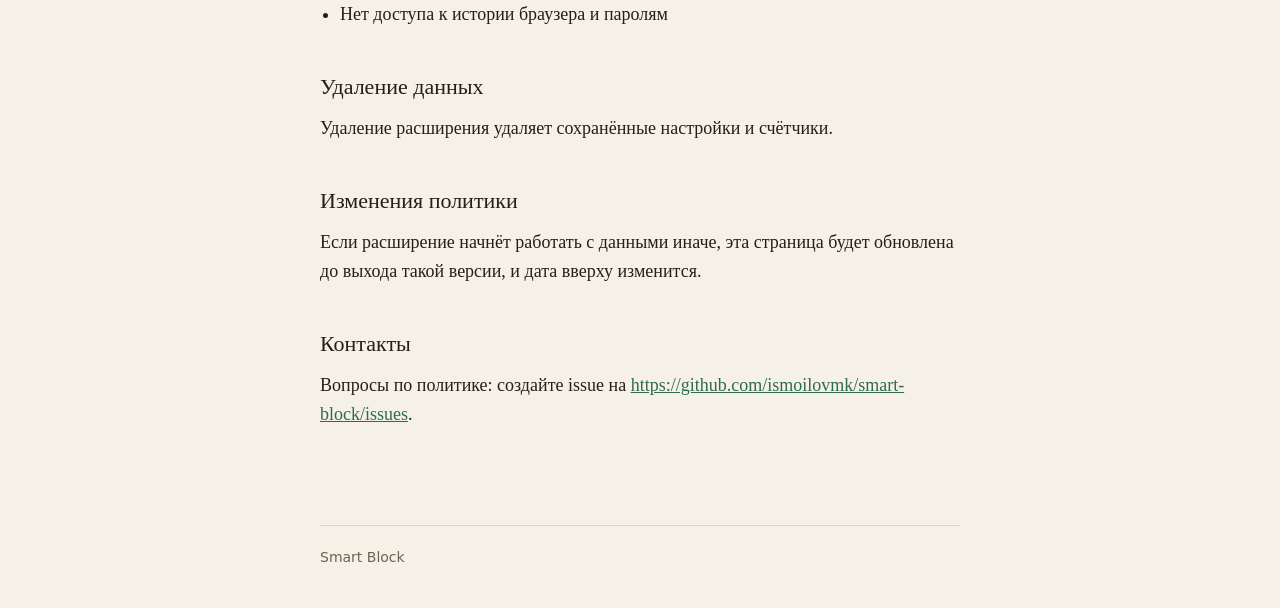
<file: ru/privacy.html>
<!doctype html>
<html lang="ru">
<head>
<meta charset="utf-8">
<meta name="viewport" content="width=device-width, initial-scale=1">
<title>Политика конфиденциальности — Smart Block</title>
<link rel="canonical" href="https://ismoilovmk.github.io/smart-block/ru/privacy.html">
<link rel="alternate" hreflang="en" href="https://ismoilovmk.github.io/smart-block/privacy.html">
<link rel="alternate" hreflang="ru" href="https://ismoilovmk.github.io/smart-block/ru/privacy.html">
<link rel="stylesheet" href="../style.css">
</head>
<body>
<div class="wrap">
<header class="top">
  <a class="name" href="./">Smart Block</a>
  <nav><a href="./">Главная</a><a href="../privacy.html" lang="en">English</a></nav>
</header>
<article>
<h1>Политика конфиденциальности — Smart Block</h1>
<p><em>Обновлено: 11 ноября 2026</em></p>
<h2>Коротко</h2>
<p>Smart Block не собирает, не передаёт и не продаёт персональные данные. Всё, что он хранит, остаётся в вашем браузере.</p>
<h2>Что хранит расширение</h2>
<ul class="plain"><li><strong>Настройки</strong>: какие правила включены и стоит ли блокировка на паузе. Они сохраняются через <code>storage.sync</code> и лежат в вашем профиле Chrome. Между вашими устройствами их синхронизирует сам Chrome.</li><li><strong>Счётчики</strong>: сколько элементов скрыло каждое правило за день, для чисел «Сегодня» и «7 дней» в окне расширения. Это только количества, без адресов страниц, названий видео и поисковых запросов. Они сохраняются через <code>storage.local</code>, остаются только на этом устройстве, а дни старше 60 дней удаляются автоматически.</li><li><strong>Уже посчитанные Shorts</strong>: чтобы перезагрузка страницы не считала один и тот же Shorts дважды, идентификаторы посчитанных Shorts хранятся в сессионном хранилище самой вкладки. Они не покидают вкладку и стираются, когда она закрывается.</li></ul>
<p>Ни настройки, ни счётчики не попадают к автору расширения или третьим лицам.</p>
<h2>Что расширение делает на страницах</h2>
<p>Расширение работает только на youtube.com и страницах поиска Google. Там оно:</p>
<ul class="plain"><li>скрывает элементы страницы: Shorts, ленту на главной, похожие видео и комментарии на YouTube, блок «Главные новости» и вкладку «Новости» в поиске Google;</li><li>перенаправляет несколько адресов внутри тех же сайтов, например ссылку на Shorts на то же видео в обычном плеере или news.google.com на google.com, если это правило включено.</li></ul>
<p>Для этого оно смотрит на структуру страницы в вашем браузере. Ничего о страницах, ваших запросах, видео или аккаунтах не записывается и никуда не отправляется.</p>
<p>На других сайтах расширение не работает.</p>
<h2>Чего расширение не делает</h2>
<ul class="plain"><li>Нет аналитики, телеметрии и отчётов об ошибках</li><li>Нет cookies, отслеживания и рекламных идентификаторов</li><li>Нет сетевых запросов</li><li>Нет удалённого кода: вся логика находится внутри пакета расширения</li><li>Нет аккаунта и входа</li><li>Нет доступа к истории браузера и паролям</li></ul>
<h2>Удаление данных</h2>
<p>Удаление расширения удаляет сохранённые настройки и счётчики.</p>
<h2>Изменения политики</h2>
<p>Если расширение начнёт работать с данными иначе, эта страница будет обновлена до выхода такой версии, и дата вверху изменится.</p>
<h2>Контакты</h2>
<p>Вопросы по политике: создайте issue на <a href="https://github.com/ismoilovmk/smart-block/issues">https://github.com/ismoilovmk/smart-block/issues</a>.</p>
</article>
<footer>Smart Block</footer>
</div>
</body>
</html>
</file>
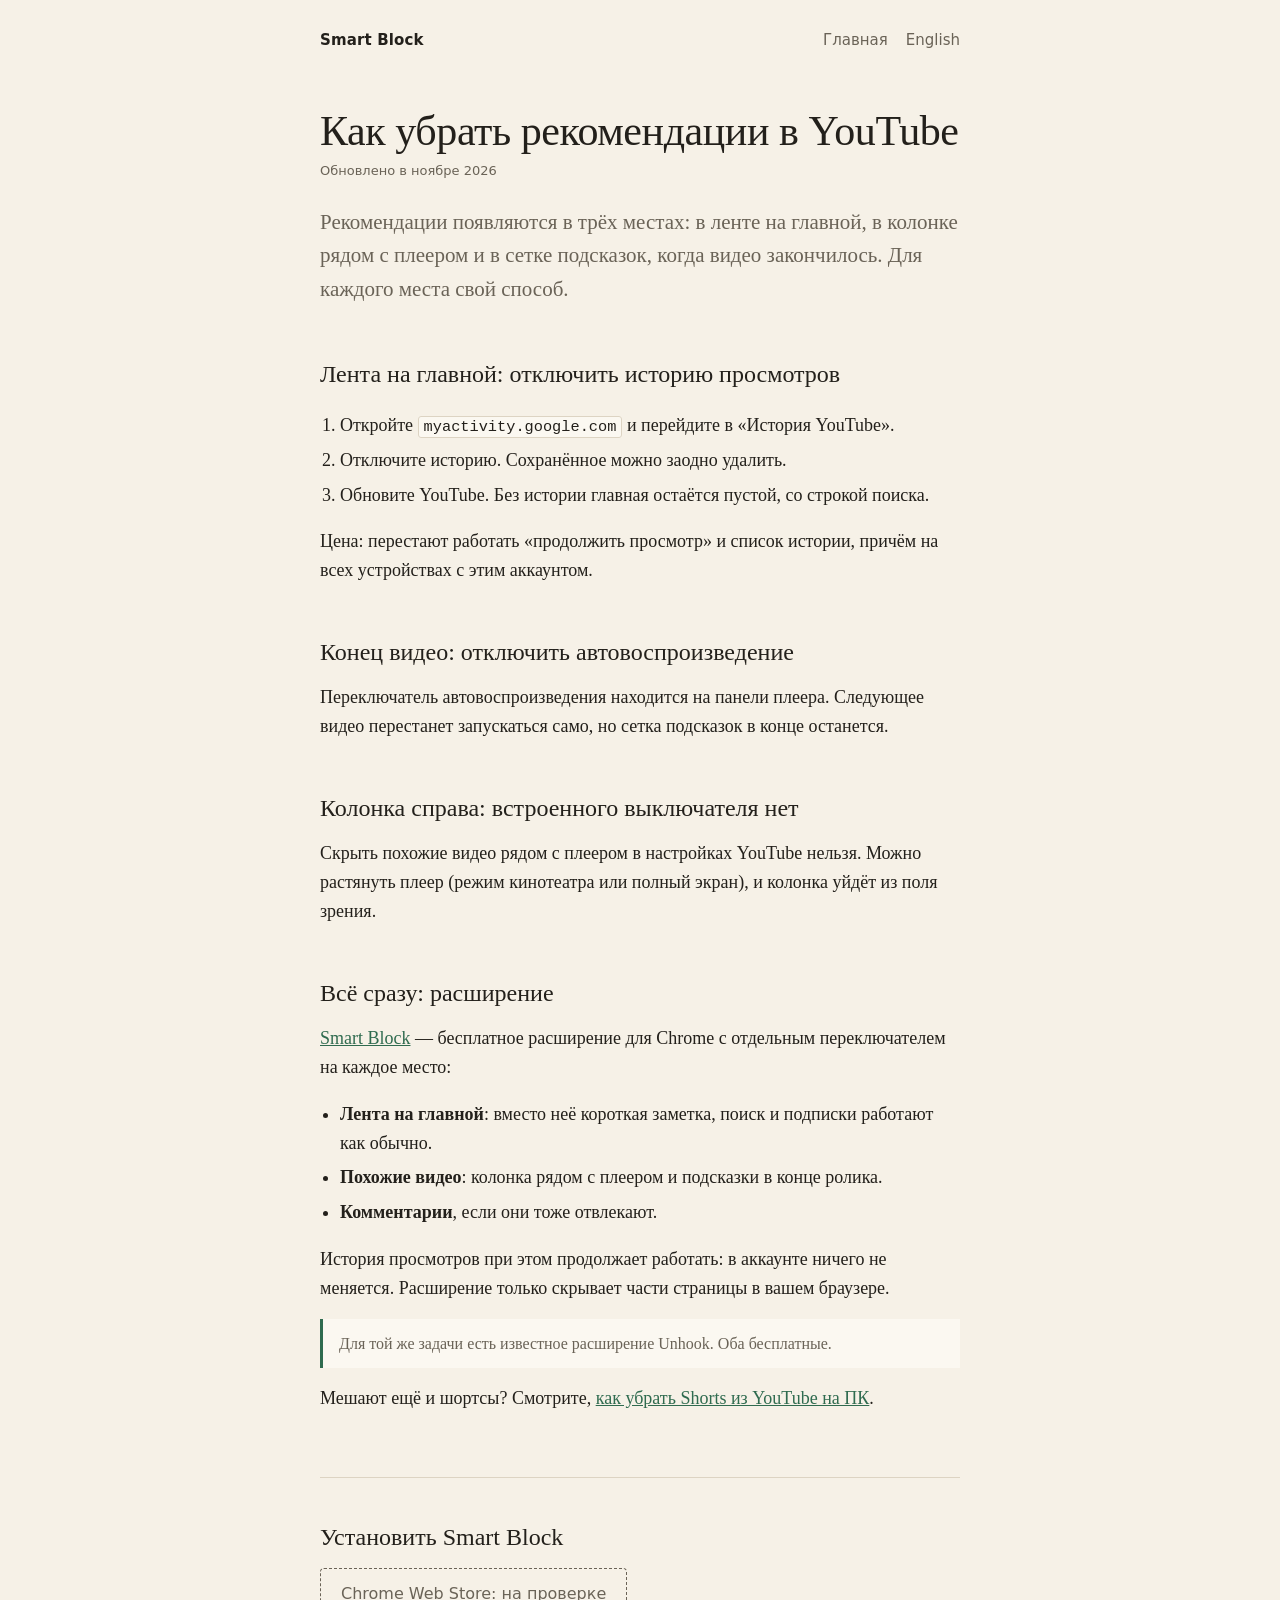
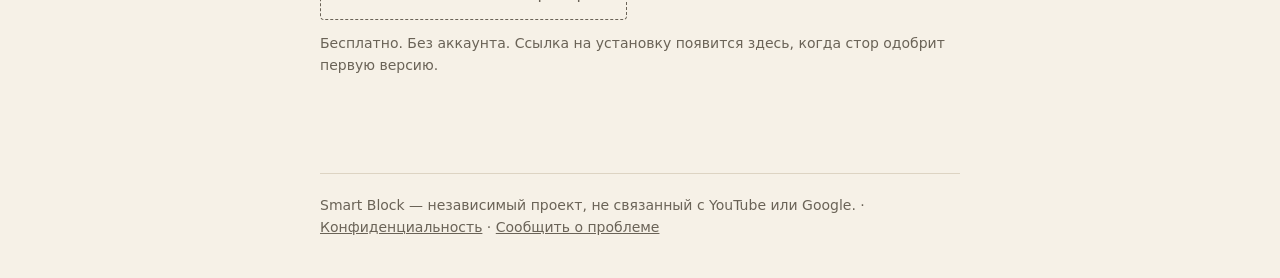
<file: ru/ubrat-rekomendacii-youtube.html>
<!doctype html>
<html lang="ru">
<head>
<meta charset="utf-8">
<meta name="viewport" content="width=device-width, initial-scale=1">
<title>Как убрать рекомендации в YouTube: главная, похожие видео, конец ролика</title>
<meta name="description" content="Как убрать рекомендации в Ютубе на главной, рядом с плеером и в конце видео: история просмотров, автовоспроизведение, бесплатное расширение.">
<link rel="canonical" href="https://ismoilovmk.github.io/smart-block/ru/ubrat-rekomendacii-youtube.html">
<link rel="alternate" hreflang="ru" href="https://ismoilovmk.github.io/smart-block/ru/ubrat-rekomendacii-youtube.html">
<link rel="alternate" hreflang="en" href="https://ismoilovmk.github.io/smart-block/remove-youtube-recommendations.html">
<link rel="stylesheet" href="../style.css">
</head>
<body>
<div class="wrap">
<header class="top">
  <a class="name" href="./">Smart Block</a>
  <nav><a href="./">Главная</a><a href="../remove-youtube-recommendations.html" lang="en">English</a></nav>
</header>
<article class="guide">
<h1>Как убрать рекомендации в YouTube</h1>
<p class="updated">Обновлено в ноябре 2026</p>
<p class="lead">Рекомендации появляются в трёх местах: в ленте на главной, в колонке рядом с плеером и в сетке подсказок, когда видео закончилось. Для каждого места свой способ.</p>
<h2>Лента на главной: отключить историю просмотров</h2>
<ol class="plain"><li>Откройте <code>myactivity.google.com</code> и перейдите в «История YouTube».</li><li>Отключите историю. Сохранённое можно заодно удалить.</li><li>Обновите YouTube. Без истории главная остаётся пустой, со строкой поиска.</li></ol>
<p>Цена: перестают работать «продолжить просмотр» и список истории, причём на всех устройствах с этим аккаунтом.</p>
<h2>Конец видео: отключить автовоспроизведение</h2>
<p>Переключатель автовоспроизведения находится на панели плеера. Следующее видео перестанет запускаться само, но сетка подсказок в конце останется.</p>
<h2>Колонка справа: встроенного выключателя нет</h2>
<p>Скрыть похожие видео рядом с плеером в настройках YouTube нельзя. Можно растянуть плеер (режим кинотеатра или полный экран), и колонка уйдёт из поля зрения.</p>
<h2>Всё сразу: расширение</h2>
<p><a href="./">Smart Block</a> — бесплатное расширение для Chrome с отдельным переключателем на каждое место:</p>
<ul class="plain"><li><strong>Лента на главной</strong>: вместо неё короткая заметка, поиск и подписки работают как обычно.</li><li><strong>Похожие видео</strong>: колонка рядом с плеером и подсказки в конце ролика.</li><li><strong>Комментарии</strong>, если они тоже отвлекают.</li></ul>
<p>История просмотров при этом продолжает работать: в аккаунте ничего не меняется. Расширение только скрывает части страницы в вашем браузере.</p>
<p class="callout">Для той же задачи есть известное расширение Unhook. Оба бесплатные.</p>
<p>Мешают ещё и шортсы? Смотрите, <a href="ubrat-shorts-youtube.html">как убрать Shorts из YouTube на ПК</a>.</p>
<div class="getit">
<h2>Установить Smart Block</h2>
<span class="cta soon">Chrome Web Store: на проверке</span>
<p class="note">Бесплатно. Без аккаунта. Ссылка на установку появится здесь, когда стор одобрит первую версию.</p>
</div>
</article>
<footer>Smart Block — независимый проект, не связанный с YouTube или Google. · <a href="privacy.html">Конфиденциальность</a> · <a href="https://github.com/ismoilovmk/smart-block/issues">Сообщить о проблеме</a></footer>
</div>
</body>
</html>
</file>
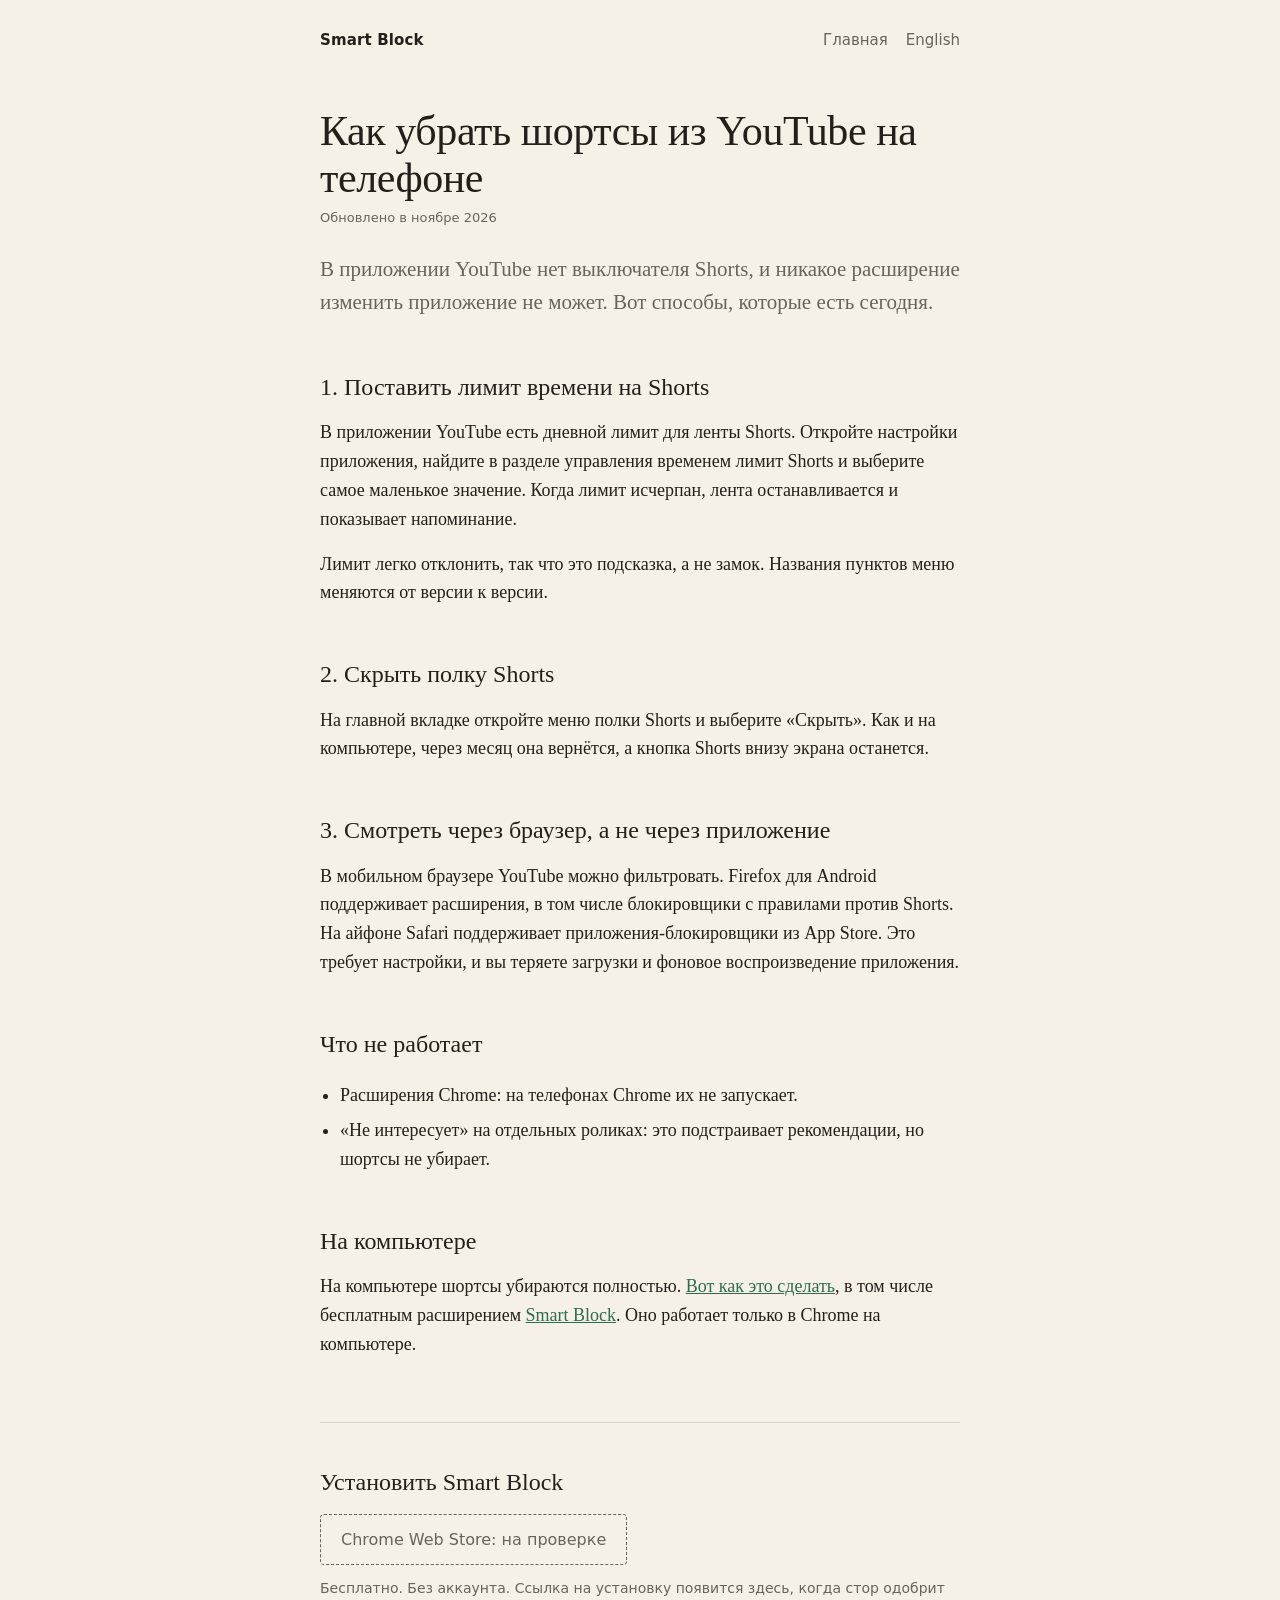
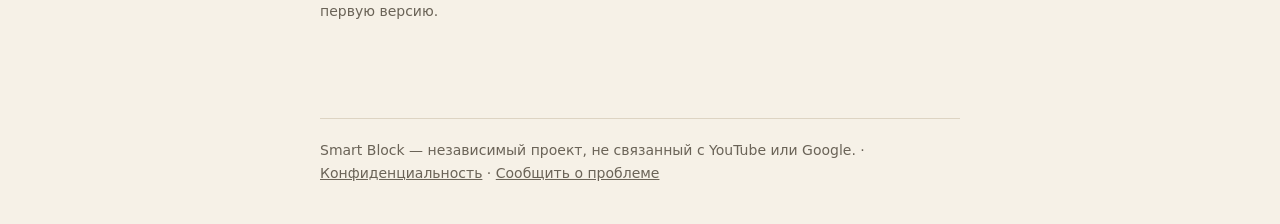
<file: ru/ubrat-shorts-na-telefone.html>
<!doctype html>
<html lang="ru">
<head>
<meta charset="utf-8">
<meta name="viewport" content="width=device-width, initial-scale=1">
<title>Как убрать шортсы из YouTube на телефоне: айфон и андроид</title>
<meta name="description" content="Что помогает убрать шортсы в приложении YouTube на телефоне: лимит времени, кнопка «скрыть», просмотр через браузер. И что не работает.">
<link rel="canonical" href="https://ismoilovmk.github.io/smart-block/ru/ubrat-shorts-na-telefone.html">
<link rel="alternate" hreflang="ru" href="https://ismoilovmk.github.io/smart-block/ru/ubrat-shorts-na-telefone.html">
<link rel="alternate" hreflang="en" href="https://ismoilovmk.github.io/smart-block/remove-youtube-shorts-phone.html">
<link rel="stylesheet" href="../style.css">
</head>
<body>
<div class="wrap">
<header class="top">
  <a class="name" href="./">Smart Block</a>
  <nav><a href="./">Главная</a><a href="../remove-youtube-shorts-phone.html" lang="en">English</a></nav>
</header>
<article class="guide">
<h1>Как убрать шортсы из YouTube на телефоне</h1>
<p class="updated">Обновлено в ноябре 2026</p>
<p class="lead">В приложении YouTube нет выключателя Shorts, и никакое расширение изменить приложение не может. Вот способы, которые есть сегодня.</p>
<h2>1. Поставить лимит времени на Shorts</h2>
<p>В приложении YouTube есть дневной лимит для ленты Shorts. Откройте настройки приложения, найдите в разделе управления временем лимит Shorts и выберите самое маленькое значение. Когда лимит исчерпан, лента останавливается и показывает напоминание.</p>
<p>Лимит легко отклонить, так что это подсказка, а не замок. Названия пунктов меню меняются от версии к версии.</p>
<h2>2. Скрыть полку Shorts</h2>
<p>На главной вкладке откройте меню полки Shorts и выберите «Скрыть». Как и на компьютере, через месяц она вернётся, а кнопка Shorts внизу экрана останется.</p>
<h2>3. Смотреть через браузер, а не через приложение</h2>
<p>В мобильном браузере YouTube можно фильтровать. Firefox для Android поддерживает расширения, в том числе блокировщики с правилами против Shorts. На айфоне Safari поддерживает приложения-блокировщики из App Store. Это требует настройки, и вы теряете загрузки и фоновое воспроизведение приложения.</p>
<h2>Что не работает</h2>
<ul class="plain"><li>Расширения Chrome: на телефонах Chrome их не запускает.</li><li>«Не интересует» на отдельных роликах: это подстраивает рекомендации, но шортсы не убирает.</li></ul>
<h2>На компьютере</h2>
<p>На компьютере шортсы убираются полностью. <a href="ubrat-shorts-youtube.html">Вот как это сделать</a>, в том числе бесплатным расширением <a href="./">Smart Block</a>. Оно работает только в Chrome на компьютере.</p>
<div class="getit">
<h2>Установить Smart Block</h2>
<span class="cta soon">Chrome Web Store: на проверке</span>
<p class="note">Бесплатно. Без аккаунта. Ссылка на установку появится здесь, когда стор одобрит первую версию.</p>
</div>
</article>
<footer>Smart Block — независимый проект, не связанный с YouTube или Google. · <a href="privacy.html">Конфиденциальность</a> · <a href="https://github.com/ismoilovmk/smart-block/issues">Сообщить о проблеме</a></footer>
</div>
</body>
</html>
</file>
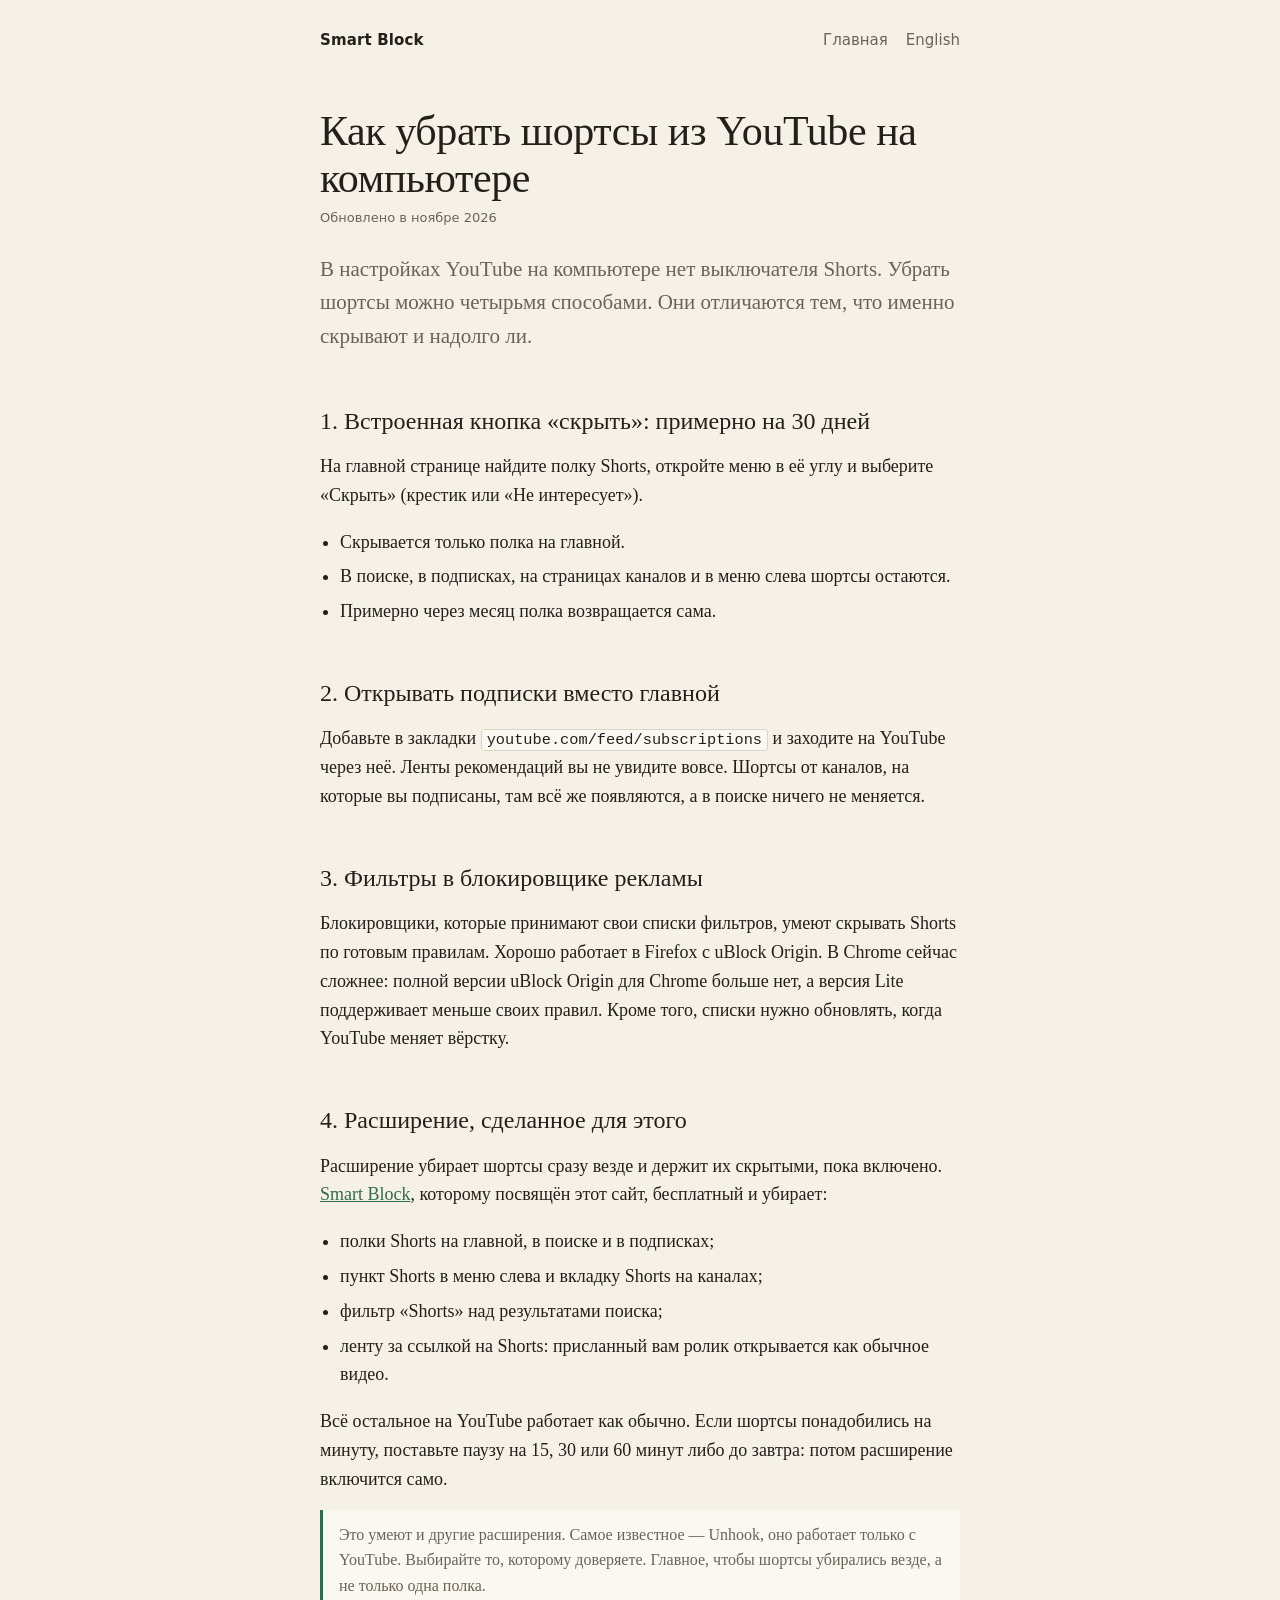
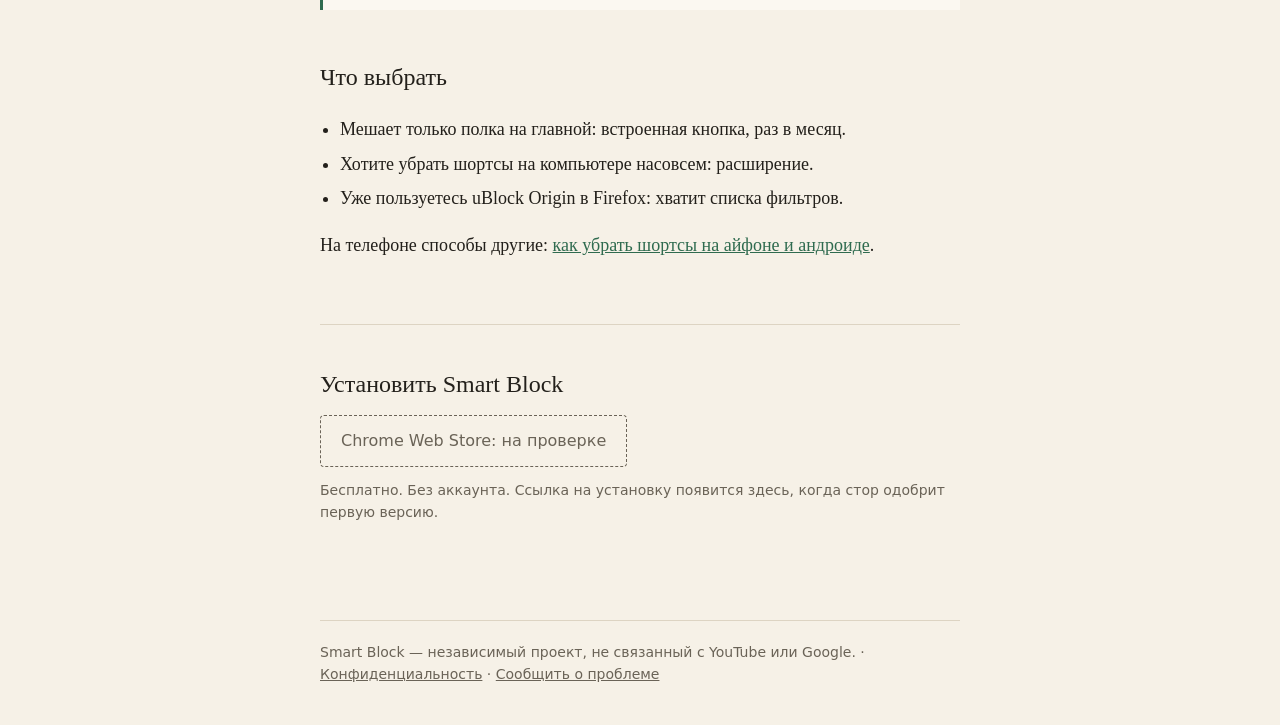
<file: ru/ubrat-shorts-youtube.html>
<!doctype html>
<html lang="ru">
<head>
<meta charset="utf-8">
<meta name="viewport" content="width=device-width, initial-scale=1">
<title>Как убрать шортсы (Shorts) из YouTube на ПК навсегда</title>
<meta name="description" content="Четыре способа убрать шортсы из YouTube на компьютере: встроенная кнопка, закладка, фильтры и бесплатное расширение Chrome. Надолго ли хватает.">
<link rel="canonical" href="https://ismoilovmk.github.io/smart-block/ru/ubrat-shorts-youtube.html">
<link rel="alternate" hreflang="ru" href="https://ismoilovmk.github.io/smart-block/ru/ubrat-shorts-youtube.html">
<link rel="alternate" hreflang="en" href="https://ismoilovmk.github.io/smart-block/remove-youtube-shorts.html">
<link rel="stylesheet" href="../style.css">
</head>
<body>
<div class="wrap">
<header class="top">
  <a class="name" href="./">Smart Block</a>
  <nav><a href="./">Главная</a><a href="../remove-youtube-shorts.html" lang="en">English</a></nav>
</header>
<article class="guide">
<h1>Как убрать шортсы из YouTube на компьютере</h1>
<p class="updated">Обновлено в ноябре 2026</p>
<p class="lead">В настройках YouTube на компьютере нет выключателя Shorts. Убрать шортсы можно четырьмя способами. Они отличаются тем, что именно скрывают и надолго ли.</p>
<h2>1. Встроенная кнопка «скрыть»: примерно на 30 дней</h2>
<p>На главной странице найдите полку Shorts, откройте меню в её углу и выберите «Скрыть» (крестик или «Не интересует»).</p>
<ul class="plain"><li>Скрывается только полка на главной.</li><li>В поиске, в подписках, на страницах каналов и в меню слева шортсы остаются.</li><li>Примерно через месяц полка возвращается сама.</li></ul>
<h2>2. Открывать подписки вместо главной</h2>
<p>Добавьте в закладки <code>youtube.com/feed/subscriptions</code> и заходите на YouTube через неё. Ленты рекомендаций вы не увидите вовсе. Шортсы от каналов, на которые вы подписаны, там всё же появляются, а в поиске ничего не меняется.</p>
<h2>3. Фильтры в блокировщике рекламы</h2>
<p>Блокировщики, которые принимают свои списки фильтров, умеют скрывать Shorts по готовым правилам. Хорошо работает в Firefox с uBlock Origin. В Chrome сейчас сложнее: полной версии uBlock Origin для Chrome больше нет, а версия Lite поддерживает меньше своих правил. Кроме того, списки нужно обновлять, когда YouTube меняет вёрстку.</p>
<h2>4. Расширение, сделанное для этого</h2>
<p>Расширение убирает шортсы сразу везде и держит их скрытыми, пока включено. <a href="./">Smart Block</a>, которому посвящён этот сайт, бесплатный и убирает:</p>
<ul class="plain"><li>полки Shorts на главной, в поиске и в подписках;</li><li>пункт Shorts в меню слева и вкладку Shorts на каналах;</li><li>фильтр «Shorts» над результатами поиска;</li><li>ленту за ссылкой на Shorts: присланный вам ролик открывается как обычное видео.</li></ul>
<p>Всё остальное на YouTube работает как обычно. Если шортсы понадобились на минуту, поставьте паузу на 15, 30 или 60 минут либо до завтра: потом расширение включится само.</p>
<p class="callout">Это умеют и другие расширения. Самое известное — Unhook, оно работает только с YouTube. Выбирайте то, которому доверяете. Главное, чтобы шортсы убирались везде, а не только одна полка.</p>
<h2>Что выбрать</h2>
<ul class="plain"><li>Мешает только полка на главной: встроенная кнопка, раз в месяц.</li><li>Хотите убрать шортсы на компьютере насовсем: расширение.</li><li>Уже пользуетесь uBlock Origin в Firefox: хватит списка фильтров.</li></ul>
<p>На телефоне способы другие: <a href="ubrat-shorts-na-telefone.html">как убрать шортсы на айфоне и андроиде</a>.</p>
<div class="getit">
<h2>Установить Smart Block</h2>
<span class="cta soon">Chrome Web Store: на проверке</span>
<p class="note">Бесплатно. Без аккаунта. Ссылка на установку появится здесь, когда стор одобрит первую версию.</p>
</div>
</article>
<footer>Smart Block — независимый проект, не связанный с YouTube или Google. · <a href="privacy.html">Конфиденциальность</a> · <a href="https://github.com/ismoilovmk/smart-block/issues">Сообщить о проблеме</a></footer>
</div>
</body>
</html>
</file>
<file: style.css>
:root {
  --paper: #f6f1e7;
  --ink: #23201b;
  --soft: #6a6357;
  --line: #ddd4c3;
  --card: #fbf8f1;
  --leaf: #2f6b4f;
}
@media (prefers-color-scheme: dark) {
  :root { --paper: #1b1a17; --ink: #ece6d9; --soft: #a39c8d; --line: #35322c; --card: #23211d; --leaf: #7fbf9c; }
}
* { box-sizing: border-box; }
html { -webkit-text-size-adjust: 100%; }
body {
  margin: 0; background: var(--paper); color: var(--ink);
  font: 18px/1.6 Georgia, "Iowan Old Style", "Times New Roman", serif;
}
.wrap { max-width: 680px; margin: 0 auto; padding: 0 20px; }
header.top { display: flex; justify-content: space-between; align-items: baseline; padding: 28px 0 0; font-family: system-ui, "Segoe UI", sans-serif; font-size: 15px; }
header.top .name { font-weight: 600; letter-spacing: .01em; color: var(--ink); text-decoration: none; }
header.top nav a { color: var(--soft); text-decoration: none; margin-left: 18px; }
header.top nav a:hover { color: var(--ink); }
h1 { font-size: clamp(34px, 7vw, 52px); line-height: 1.12; font-weight: 400; margin: 72px 0 20px; letter-spacing: -.01em; }
h1 s { color: var(--soft); text-decoration-thickness: 2px; text-decoration-color: var(--leaf); }
.lead { font-size: 21px; color: var(--soft); margin: 0 0 32px; max-width: 34em; }
.cta { display: inline-block; font-family: system-ui, "Segoe UI", sans-serif; font-size: 16px; padding: 12px 20px; border: 1.5px solid var(--ink); border-radius: 4px; color: var(--ink); text-decoration: none; }
.cta.soon { border-style: dashed; color: var(--soft); border-color: var(--soft); }
.note { font-family: system-ui, "Segoe UI", sans-serif; font-size: 14px; color: var(--soft); margin: 12px 0 0; }
h2 { font-size: 26px; font-weight: 400; margin: 80px 0 16px; }
.cols { display: grid; grid-template-columns: 1fr 1fr; gap: 16px; }
@media (max-width: 560px) { .cols { grid-template-columns: 1fr; } }
.box { background: var(--card); border: 1px solid var(--line); border-radius: 6px; padding: 18px 20px; }
.box h3 { font-family: system-ui, "Segoe UI", sans-serif; font-size: 13px; letter-spacing: .08em; text-transform: uppercase; color: var(--soft); margin: 0 0 10px; font-weight: 600; }
.box ul { margin: 0; padding: 0; list-style: none; }
.box li { padding: 5px 0; border-top: 1px solid var(--line); }
.box li:first-child { border-top: 0; }
.gone li { text-decoration: line-through; text-decoration-color: var(--leaf); text-decoration-thickness: 1.5px; color: var(--soft); }
.stay li::before { content: "\2713\00a0"; color: var(--leaf); }
p { margin: 0 0 16px; }
.plain { padding-left: 20px; }
.plain li { margin: 6px 0; }
a { color: var(--leaf); }
footer { margin: 96px 0 40px; padding-top: 20px; border-top: 1px solid var(--line); font-family: system-ui, "Segoe UI", sans-serif; font-size: 14px; color: var(--soft); }
footer a { color: var(--soft); }
article h1 { font-size: 34px; margin-top: 56px; }
article h2 { font-size: 22px; margin: 40px 0 10px; }
article code { font-size: .85em; background: var(--card); border: 1px solid var(--line); border-radius: 3px; padding: 1px 5px; }
.guides li { margin: 8px 0; }
.guide h1 { font-size: clamp(30px, 6vw, 42px); margin: 56px 0 6px; }
.guide .updated { font-family: system-ui, "Segoe UI", sans-serif; font-size: 13px; color: var(--soft); margin: 0 0 24px; }
.guide h2 { font-size: 24px; margin: 48px 0 12px; }
.guide code { font-size: .85em; background: var(--card); border: 1px solid var(--line); border-radius: 3px; padding: 1px 5px; word-break: break-word; }
.callout { background: var(--card); border-left: 3px solid var(--leaf); padding: 12px 16px; font-size: 16px; color: var(--soft); }
.getit { margin-top: 64px; padding-top: 8px; border-top: 1px solid var(--line); }
.getit h2 { margin-top: 32px; }
</file>
